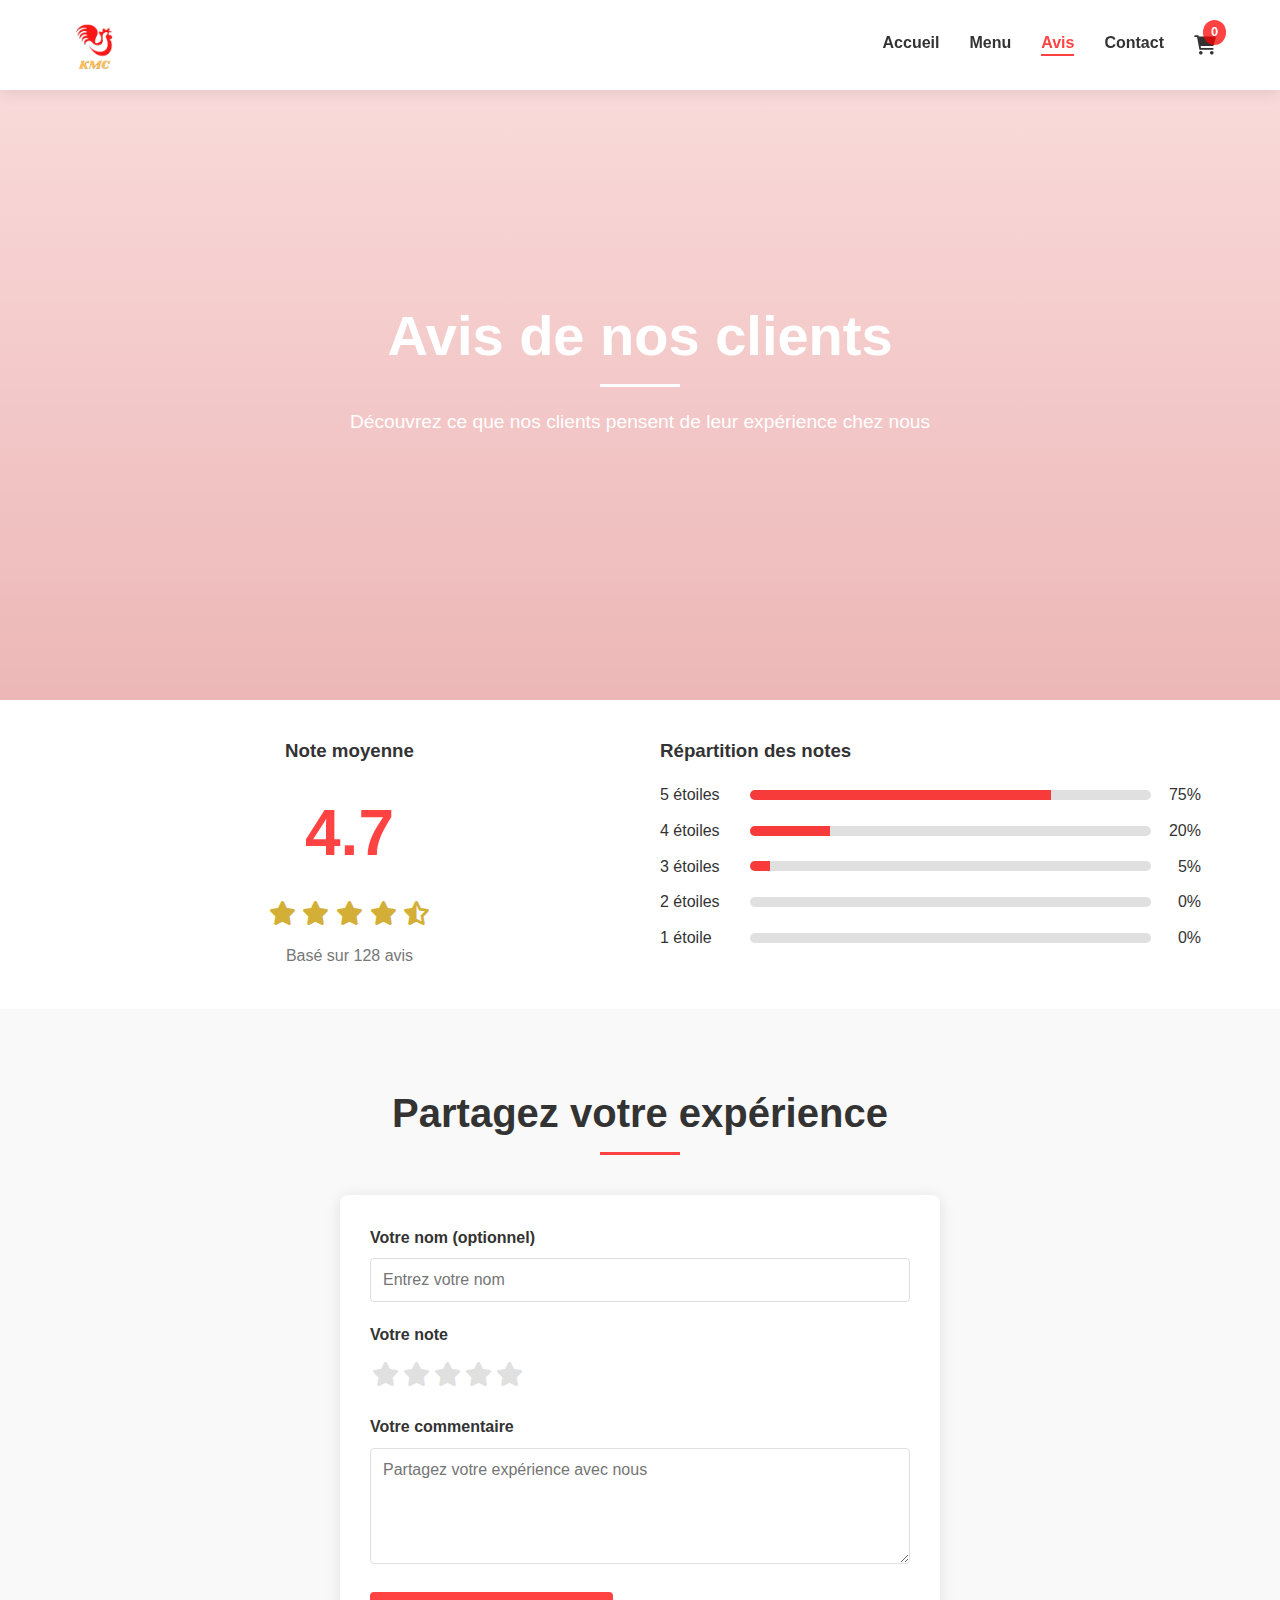
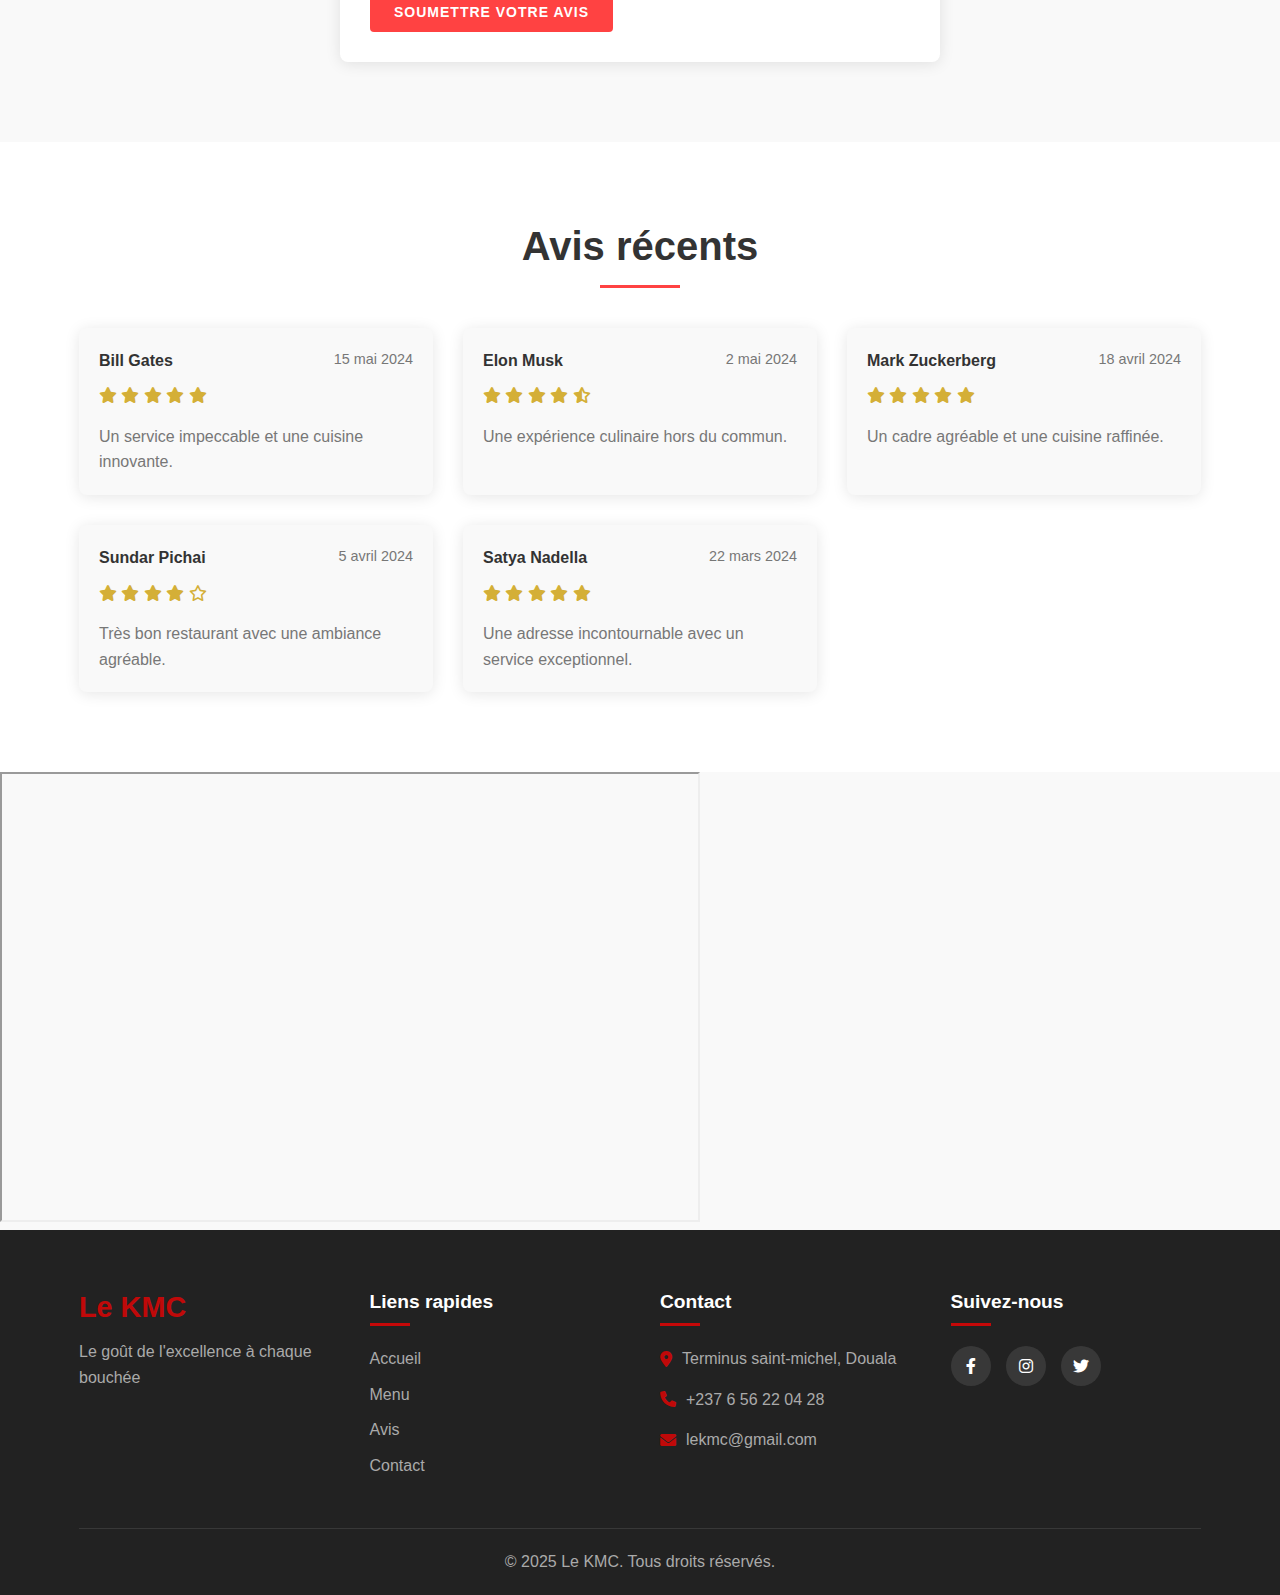
<file: avis.html>
<!DOCTYPE html>
<html lang="fr">
  <head>
    <meta charset="UTF-8" />
    <meta name="viewport" content="width=device-width, initial-scale=1.0" />
    <title>KMC - Avis</title>
    <link rel="stylesheet" href="css/style.css" />
    <link rel="icon" href="images/logo.png" />
    <link
      rel="stylesheet"
      href="https://cdnjs.cloudflare.com/ajax/libs/font-awesome/6.0.0-beta3/css/all.min.css"
    />
  </head>
  <body>
    <header>
      <div class="logo">
        <h1><img src="images/logo.png" alt="" /></h1>
      </div>
      <nav>
        <ul>
          <li><a href="index.html">Accueil</a></li>
          <li><a href="menu.html">Menu</a></li>
          <li><a href="avis.html" class="active">Avis</a></li>
          <li><a href="contact.html">Contact</a></li>
          <li class="cart">
            <a href="authentification/auth.html">
              <i class="fas fa-shopping-cart"></i>
              <span class="cart-count">0</span>
            </a>
          </li>
        </ul>
      </nav>
      <div class="menu-toggle">
        <i class="fas fa-bars"></i>
      </div>
    </header>

    <section class="reviews-hero">
      <div class="reviews-hero-content">
        <h2>Avis de nos clients</h2>
        <p>Découvrez ce que nos clients pensent de leur expérience chez nous</p>
      </div>
    </section>

    <section class="reviews-summary">
      <div class="container">
        <div class="reviews-summary-content">
          <div class="reviews-average">
            <h3>Note moyenne</h3>
            <div class="big-rating">
              <span class="rating-number">4.7</span>
              <div class="rating-stars">
                <i class="fas fa-star"></i>
                <i class="fas fa-star"></i>
                <i class="fas fa-star"></i>
                <i class="fas fa-star"></i>
                <i class="fas fa-star-half-alt"></i>
              </div>
              <span class="rating-count">Basé sur 128 avis</span>
            </div>
          </div>
          <div class="reviews-breakdown">
            <h3>Répartition des notes</h3>
            <div class="rating-bar">
              <div class="rating-label">5 étoiles</div>
              <div class="rating-progress">
                <div class="rating-progress-fill" style="width: 75%"></div>
              </div>
              <div class="rating-percent">75%</div>
            </div>
            <div class="rating-bar">
              <div class="rating-label">4 étoiles</div>
              <div class="rating-progress">
                <div class="rating-progress-fill" style="width: 20%"></div>
              </div>
              <div class="rating-percent">20%</div>
            </div>
            <div class="rating-bar">
              <div class="rating-label">3 étoiles</div>
              <div class="rating-progress">
                <div class="rating-progress-fill" style="width: 5%"></div>
              </div>
              <div class="rating-percent">5%</div>
            </div>
            <div class="rating-bar">
              <div class="rating-label">2 étoiles</div>
              <div class="rating-progress">
                <div class="rating-progress-fill" style="width: 0%"></div>
              </div>
              <div class="rating-percent">0%</div>
            </div>
            <div class="rating-bar">
              <div class="rating-label">1 étoile</div>
              <div class="rating-progress">
                <div class="rating-progress-fill" style="width: 0%"></div>
              </div>
              <div class="rating-percent">0%</div>
            </div>
          </div>
        </div>
      </div>
    </section>

    <section class="reviews-form">
      <div class="container">
        <h2>Partagez votre expérience</h2>
        <form id="review-form" class="review-form">
          <div class="form-group">
            <label for="name">Votre nom (optionnel)</label>
            <input
              type="text"
              id="name"
              name="name"
              placeholder="Entrez votre nom"
            />
          </div>
          <div class="form-group">
            <label for="rating">Votre note</label>
            <div class="rating-select">
              <div class="star-rating">
                <input type="radio" id="star5" name="rating" value="5" />
                <label for="star5"><i class="fas fa-star"></i></label>
                <input type="radio" id="star4" name="rating" value="4" />
                <label for="star4"><i class="fas fa-star"></i></label>
                <input type="radio" id="star3" name="rating" value="3" />
                <label for="star3"><i class="fas fa-star"></i></label>
                <input type="radio" id="star2" name="rating" value="2" />
                <label for="star2"><i class="fas fa-star"></i></label>
                <input type="radio" id="star1" name="rating" value="1" />
                <label for="star1"><i class="fas fa-star"></i></label>
              </div>
            </div>
          </div>
          <div class="form-group">
            <label for="comment">Votre commentaire</label>
            <textarea
              id="comment"
              name="comment"
              rows="5"
              placeholder="Partagez votre expérience avec nous"
            ></textarea>
          </div>
          <button type="submit" class="btn">Soumettre votre avis</button>
        </form>
      </div>
    </section>

    <section class="reviews-list">
      <div class="container">
        <h2>Avis récents</h2>
        <div class="reviews">
          <div class="review-card">
            <div class="review-header">
              <div class="reviewer-name">Bill Gates</div>
              <div class="review-date">15 mai 2024</div>
            </div>
            <div class="review-rating">
              <i class="fas fa-star"></i>
              <i class="fas fa-star"></i>
              <i class="fas fa-star"></i>
              <i class="fas fa-star"></i>
              <i class="fas fa-star"></i>
            </div>
            <div class="review-content">
              <p>Un service impeccable et une cuisine innovante.</p>
            </div>
          </div>

          <div class="review-card">
            <div class="review-header">
              <div class="reviewer-name">Elon Musk</div>
              <div class="review-date">2 mai 2024</div>
            </div>
            <div class="review-rating">
              <i class="fas fa-star"></i>
              <i class="fas fa-star"></i>
              <i class="fas fa-star"></i>
              <i class="fas fa-star"></i>
              <i class="fas fa-star-half-alt"></i>
            </div>
            <div class="review-content">
              <p>Une expérience culinaire hors du commun.</p>
            </div>
          </div>

          <div class="review-card">
            <div class="review-header">
              <div class="reviewer-name">Mark Zuckerberg</div>
              <div class="review-date">18 avril 2024</div>
            </div>
            <div class="review-rating">
              <i class="fas fa-star"></i>
              <i class="fas fa-star"></i>
              <i class="fas fa-star"></i>
              <i class="fas fa-star"></i>
              <i class="fas fa-star"></i>
            </div>
            <div class="review-content">
              <p>Un cadre agréable et une cuisine raffinée.</p>
            </div>
          </div>

          <div class="review-card">
            <div class="review-header">
              <div class="reviewer-name">Sundar Pichai</div>
              <div class="review-date">5 avril 2024</div>
            </div>
            <div class="review-rating">
              <i class="fas fa-star"></i>
              <i class="fas fa-star"></i>
              <i class="fas fa-star"></i>
              <i class="fas fa-star"></i>
              <i class="far fa-star"></i>
            </div>
            <div class="review-content">
              <p>Très bon restaurant avec une ambiance agréable.</p>
            </div>
          </div>

          <div class="review-card">
            <div class="review-header">
              <div class="reviewer-name">Satya Nadella</div>
              <div class="review-date">22 mars 2024</div>
            </div>
            <div class="review-rating">
              <i class="fas fa-star"></i>
              <i class="fas fa-star"></i>
              <i class="fas fa-star"></i>
              <i class="fas fa-star"></i>
              <i class="fas fa-star"></i>
            </div>
            <div class="review-content">
              <p>Une adresse incontournable avec un service exceptionnel.</p>
            </div>
          </div>
        </div>
      </div>
    </section>
    <iframe src="https://gamma.app/embed/89d6q2uqmc0r60w" style="width: 700px; max-width: 100%; height: 450px" allow="fullscreen" title="KMC - Digitalisation d'un Restaurant"></iframe>

    <footer>
      <div class="container">
        <div class="footer-content">
          <div class="footer-logo">
            <h2>Le KMC</h2>
            <p>Le goût de l'excellence à chaque bouchée</p>
          </div>
          <div class="footer-links">
            <h3>Liens rapides</h3>
            <ul>
              <li><a href="index.html">Accueil</a></li>
              <li><a href="menu.html">Menu</a></li>
              <li><a href="avis.html">Avis</a></li>
              <li><a href="contact.html">Contact</a></li>
            </ul>
          </div>
          <div class="footer-contact">
            <h3>Contact</h3>
            <p>
              <i class="fas fa-map-marker-alt"></i> Terminus saint-michel,
              Douala
            </p>
            <p><i class="fas fa-phone"></i> +237 6 56 22 04 28</p>
            <p><i class="fas fa-envelope"></i> lekmc@gmail.com</p>
          </div>
          <div class="footer-social">
            <h3>Suivez-nous</h3>
            <div class="social-icons">
              <a href="#"><i class="fab fa-facebook-f"></i></a>
              <a href="#"><i class="fab fa-instagram"></i></a>
              <a href="#"><i class="fab fa-twitter"></i></a>
            </div>
          </div>
        </div>
        <div class="footer-bottom">
          <p>&copy; 2025 Le KMC. Tous droits réservés.</p>
        </div>
      </div>
    </footer>

    <script>
      document
        .querySelector(".menu-toggle")
        .addEventListener("click", function () {
          document.querySelector("nav ul").classList.toggle("active");
        });
    </script>
  </body>
</html>


<!-- 

  // Menu navigation active state
// const menuNavBtns = document.querySelectorAll(".menu-nav-btn");
// menuNavBtns.forEach((btn) => {
//   btn.addEventListener("click", function () {
//     menuNavBtns.forEach((b) => b.classList.remove("active"));
//     this.classList.add("active");
//   });
// });

// // Smooth scrolling for menu navigation
// document.querySelectorAll('a[href^="#"]').forEach((anchor) => {
//   anchor.addEventListener("click", function (e) {
//     e.preventDefault();
//     document.querySelector(this.getAttribute("href")).scrollIntoView({
//       behavior: "smooth",
//     });
//   });
// });
-->
</file>
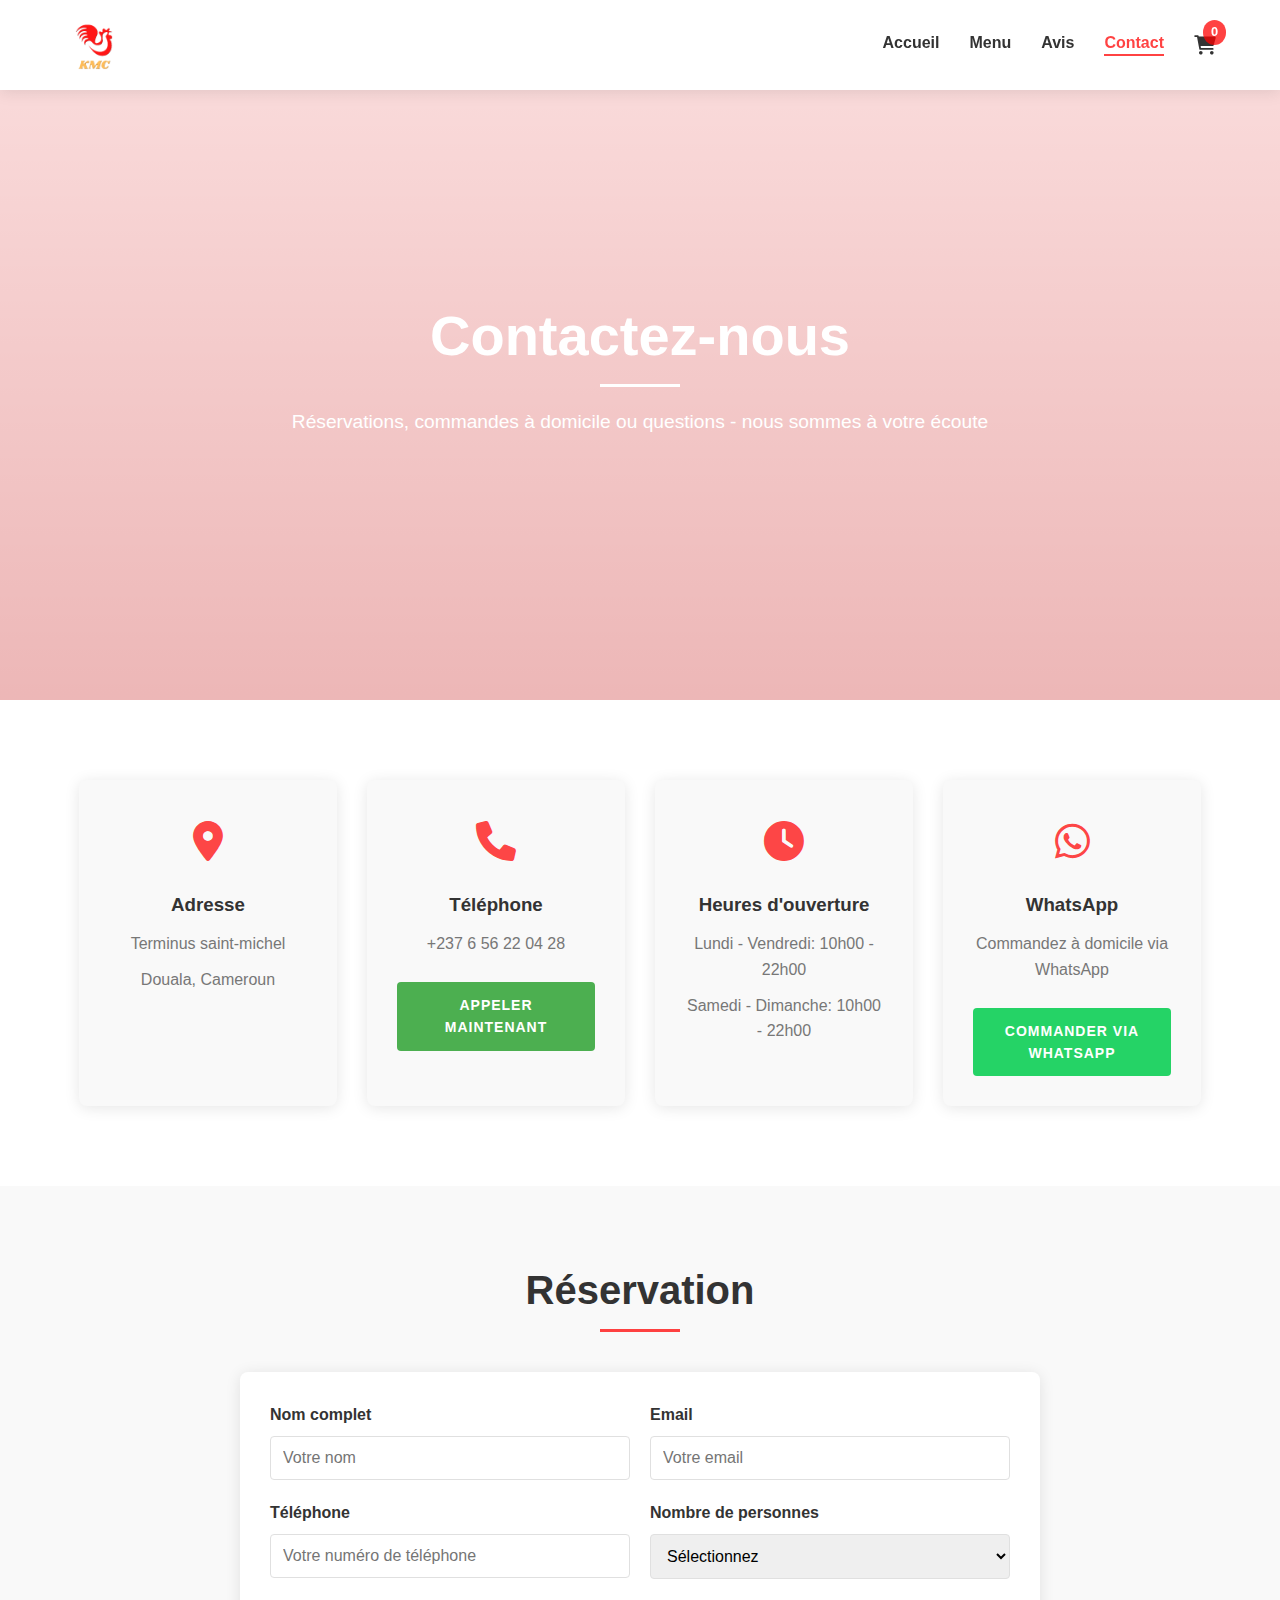
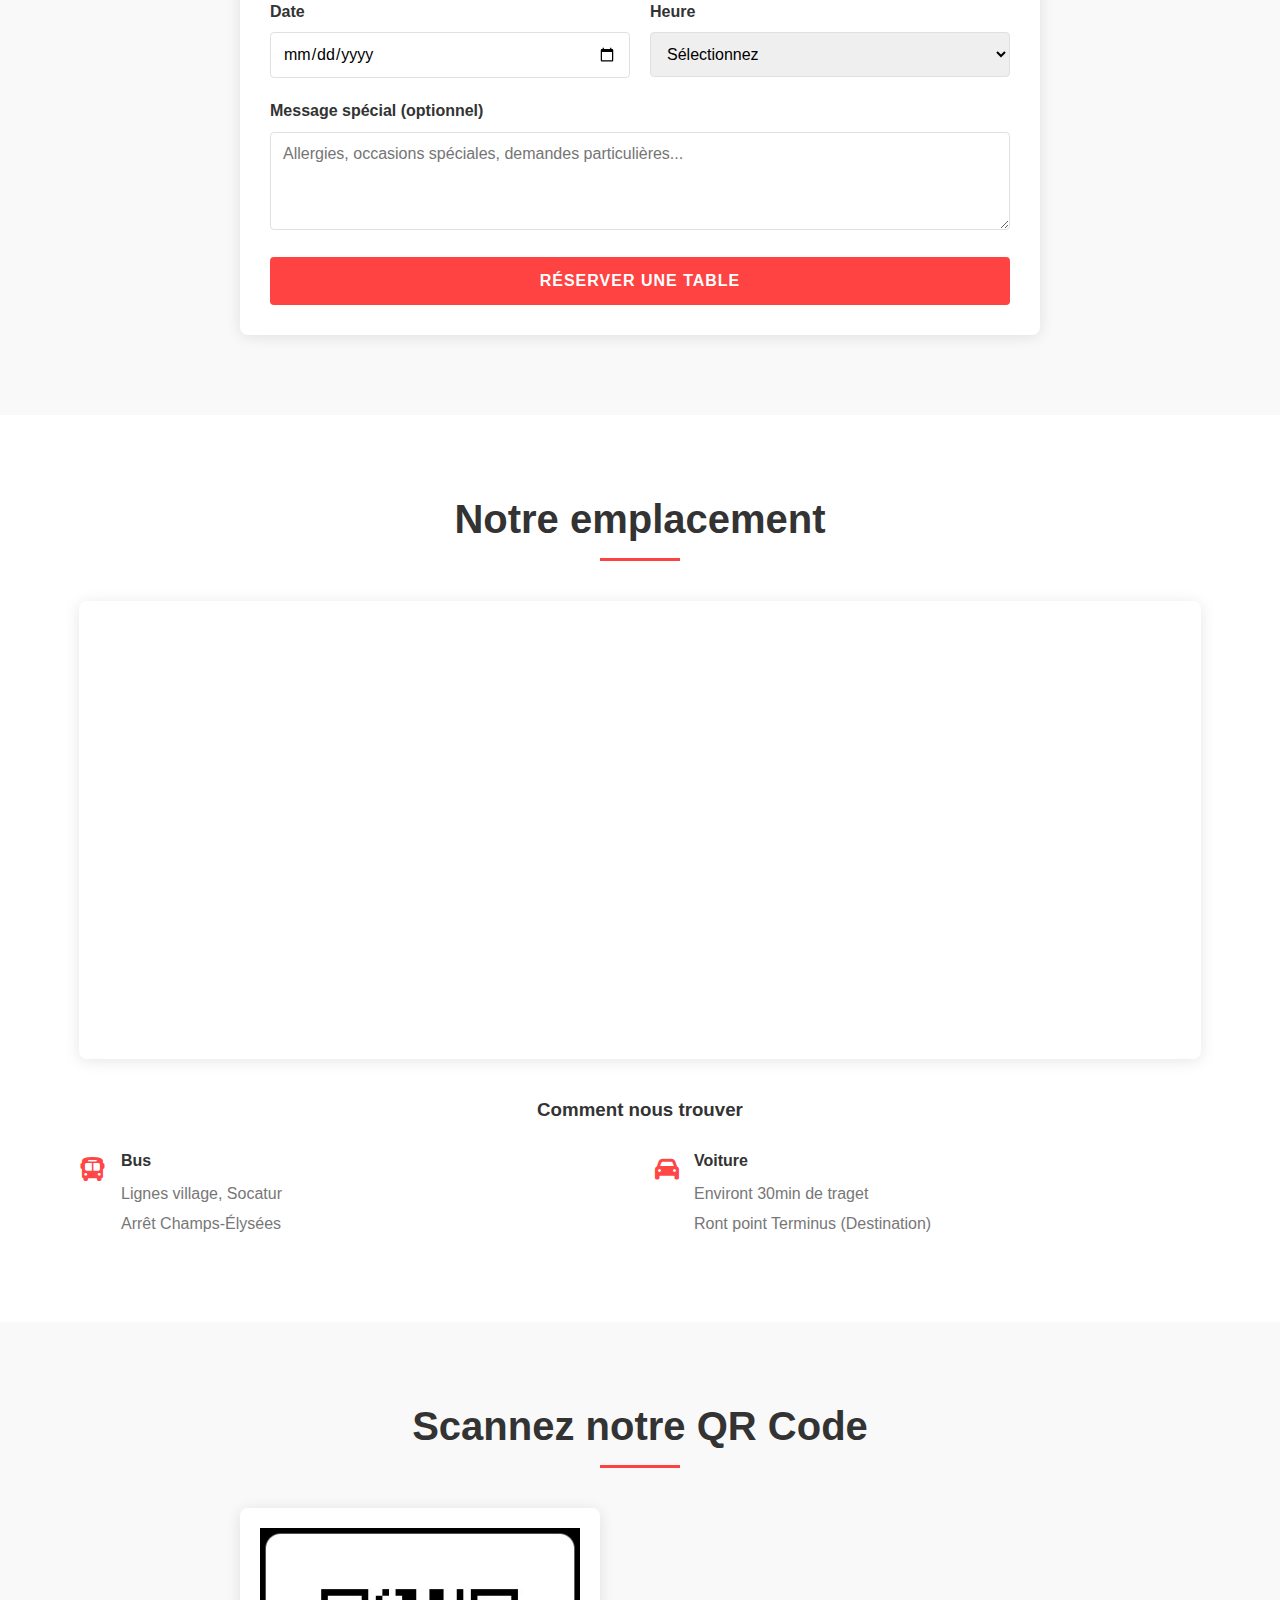
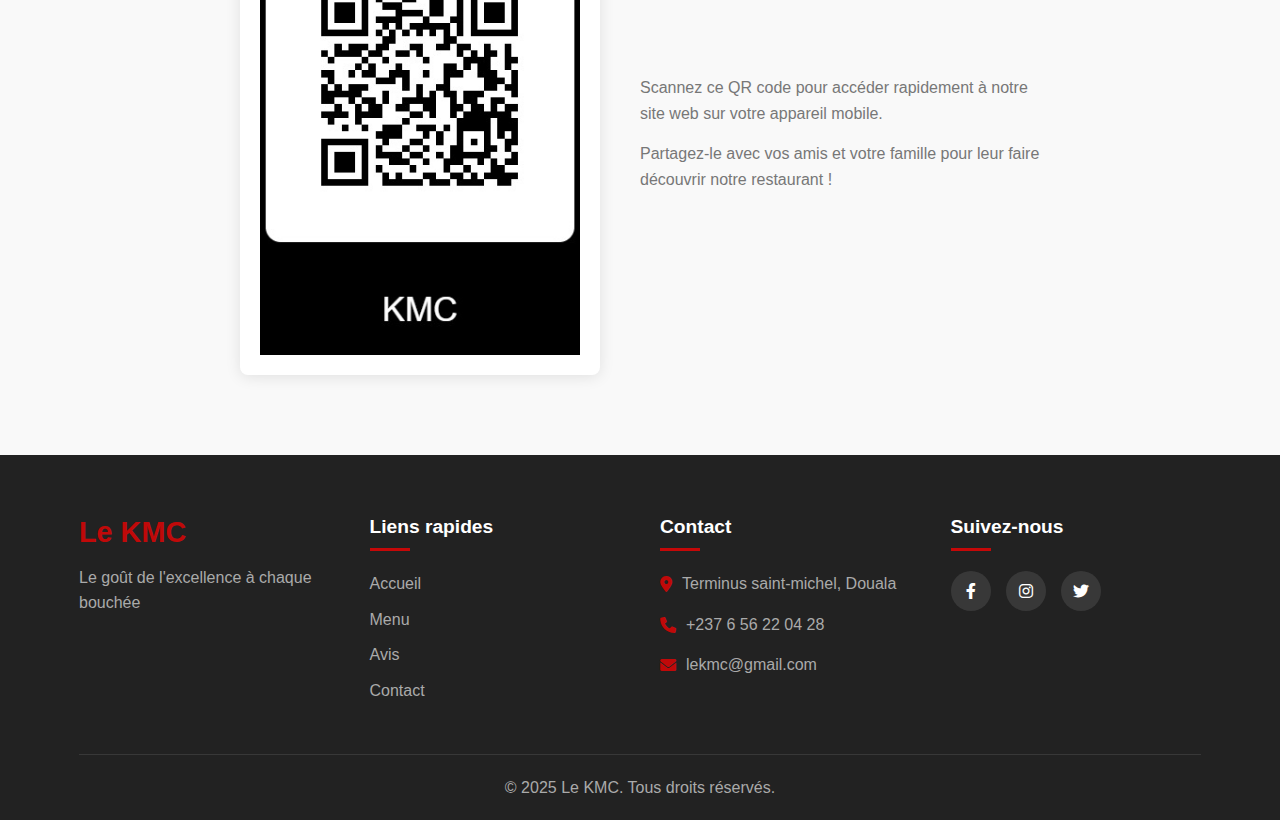
<file: contact.html>
<!DOCTYPE html>
<html lang="fr">
  <head>
    <meta charset="UTF-8" />
    <meta name="viewport" content="width=device-width, initial-scale=1.0" />
    <link rel="icon" href="images/logo.png" />
    <title>KMC - Contact</title>
    <link rel="stylesheet" href="css/style.css" />
    <link
      rel="stylesheet"
      href="https://cdnjs.cloudflare.com/ajax/libs/font-awesome/6.0.0-beta3/css/all.min.css"
    />
  </head>
  <body>
    <header>
      <div class="logo">
        <h1><img src="images/logo.png" alt="" /></h1>
      </div>
      <nav>
        <ul>
          <li><a href="index.html">Accueil</a></li>
          <li><a href="menu.html">Menu</a></li>
          <li><a href="avis.html">Avis</a></li>
          <li><a href="contact.html" class="active">Contact</a></li>
          <li class="cart">
            <a href="authentification/auth.html">
              <i class="fas fa-shopping-cart"></i>
              <span class="cart-count">0</span>
            </a>
          </li>
        </ul>
      </nav>
      <div class="menu-toggle">
        <i class="fas fa-bars"></i>
      </div>
    </header>

    <section class="contact-hero">
      <div class="contact-hero-content">
        <h2>Contactez-nous</h2>
        <p>
          Réservations, commandes à domicile ou questions - nous sommes à votre
          écoute
        </p>
      </div>
    </section>

    <section class="contact-info">
      <div class="container">
        <div class="contact-cards">
          <div class="contact-card">
            <div class="contact-icon">
              <i class="fas fa-map-marker-alt"></i>
            </div>
            <h3>Adresse</h3>
            <p>Terminus saint-michel</p>
            <p>Douala, Cameroun</p>
          </div>

          <div class="contact-card">
            <div class="contact-icon">
              <i class="fas fa-phone"></i>
            </div>
            <h3>Téléphone</h3>
            <p>+237 6 56 22 04 28</p>
            <a href="tel:+237656220428" class="btn btn-call"
              >Appeler maintenant</a
            >
          </div>

          <div class="contact-card">
            <div class="contact-icon">
              <i class="fas fa-clock"></i>
            </div>
            <h3>Heures d'ouverture</h3>
            <p>Lundi - Vendredi: 10h00 - 22h00</p>
            <p>Samedi - Dimanche: 10h00 - 22h00</p>
          </div>

          <div class="contact-card">
            <div class="contact-icon">
              <i class="fab fa-whatsapp"></i>
            </div>
            <h3>WhatsApp</h3>
            <p>Commandez à domicile via WhatsApp</p>
            <a
              href="https://wa.me/33123456789?text=Bonjour,%20je%20souhaite%20passer%20une%20commande"
              class="btn btn-whatsapp"
              >Commander via WhatsApp</a
            >
          </div>
        </div>
      </div>
    </section>

    <section class="reservation">
      <div class="container">
        <h2>Réservation</h2>
        <form id="reservation-form" class="reservation-form">
          <div class="form-row">
            <div class="form-group">
              <label for="name">Nom complet</label>
              <input
                type="text"
                id="name"
                name="name"
                required
                placeholder="Votre nom"
              />
            </div>
            <div class="form-group">
              <label for="email">Email</label>
              <input
                type="email"
                id="email"
                name="email"
                required
                placeholder="Votre email"
              />
            </div>
          </div>
          <div class="form-row">
            <div class="form-group">
              <label for="phone">Téléphone</label>
              <input
                type="tel"
                id="phone"
                name="phone"
                required
                placeholder="Votre numéro de téléphone"
              />
            </div>
            <div class="form-group">
              <label for="guests">Nombre de personnes</label>
              <select id="guests" name="guests" required>
                <option value="">Sélectionnez</option>
                <option value="1">1 personne</option>
                <option value="2">2 personnes</option>
                <option value="3">3 personnes</option>
                <option value="4">4 personnes</option>
                <option value="5">5 personnes</option>
                <option value="6">6 personnes</option>
                <option value="7+">7 personnes ou plus</option>
              </select>
            </div>
          </div>
          <div class="form-row">
            <div class="form-group">
              <label for="date">Date</label>
              <input type="date" id="date" name="date" required />
            </div>
            <div class="form-group">
              <label for="time">Heure</label>
              <select id="time" name="time" required>
                <option value="">Sélectionnez</option>
                <option value="12:00">10:00</option>
                <option value="12:00">10:30</option>
                <option value="12:00">11:00</option>
                <option value="12:00">11:30</option>
                <option value="12:00">12:00</option>
                <option value="12:30">12:30</option>
                <option value="13:00">13:00</option>
                <option value="13:30">13:30</option>
                <option value="14:00">14:00</option>
                <option value="14:00">14:30</option>
                <option value="14:00">15:00</option>
                <option value="14:00">15:30</option>
                <option value="14:00">16:00</option>
                <option value="14:00">16:30</option>
                <option value="14:00">17:00</option>
                <option value="14:00">17:30</option>
                <option value="14:00">18:00</option>
                <option value="14:00">18:30</option>
                <option value="19:00">19:00</option>
                <option value="19:30">19:30</option>
                <option value="20:00">20:00</option>
                <option value="20:30">20:30</option>
                <option value="21:00">21:00</option>
                <option value="21:30">21:30</option>
                <option value="22:00">22:00</option>
              </select>
            </div>
          </div>
          <div class="form-group">
            <label for="message">Message spécial (optionnel)</label>
            <textarea
              id="message"
              name="message"
              rows="4"
              placeholder="Allergies, occasions spéciales, demandes particulières..."
            ></textarea>
          </div>
          <button type="submit" class="btn btn-reservation">
            Réserver une table
          </button>
        </form>
      </div>
    </section>

    <section class="location-map">
      <div class="container">
        <h2>Notre emplacement</h2>
        <div class="map-container">
          <iframe
            src="https://www.google.com/maps/embed?pb=!1m18!1m12!1m3!1d3979.9174277575194!2d9.722552574734724!3d4.0372727959364605!2m3!1f0!2f0!3f0!3m2!1i1024!2i768!4f13.1!3m3!1m2!1s0x10610d0045a77329%3A0x7e3c4325776a7994!2sKMC%20TERMINUS%20SAINT-MICHEL!5e0!3m2!1sfr!2scm!4v1742172702482!5m2!1sfr!2scm"
            width="100%"
            height="450"
            style="border: 0"
            allowfullscreen=""
            loading="lazy"
          ></iframe>
        </div>
        <div class="directions">
          <h3>Comment nous trouver</h3>
          <div class="directions-content">
            <div class="direction-item">
              <div class="direction-icon">
                <i class="fas fa-bus"></i>
              </div>
              <div class="direction-text">
                <h4>Bus</h4>
                <p>Lignes village, Socatur</p>
                <p>Arrêt Champs-Élysées</p>
              </div>
            </div>
            <div class="direction-item">
              <div class="direction-icon">
                <i class="fas fa-car"></i>
              </div>
              <div class="direction-text">
                <h4>Voiture</h4>
                <p>Environt 30min de traget</p>
                <p>Ront point Terminus (Destination)</p>
              </div>
            </div>
          </div>
        </div>
      </div>
    </section>

    <section class="qr-code">
      <div class="container">
        <h2>Scannez notre QR Code</h2>
        <div class="qr-content">
          <div class="qr-image">
            <img
              src="images/qrcode.jpg"
              alt="QR Code du restaurant"
            />
          </div>
          <div class="qr-text">
            <p>
              Scannez ce QR code pour accéder rapidement à notre site web sur
              votre appareil mobile.
            </p>
            <p>
              Partagez-le avec vos amis et votre famille pour leur faire
              découvrir notre restaurant !
            </p>
          </div>
        </div>
      </div>
    </section>

    <footer>
      <div class="container">
        <div class="footer-content">
          <div class="footer-logo">
            <h2>Le KMC</h2>
            <p>Le goût de l'excellence à chaque bouchée</p>
          </div>
          <div class="footer-links">
            <h3>Liens rapides</h3>
            <ul>
              <li><a href="index.html">Accueil</a></li>
              <li><a href="menu.html">Menu</a></li>
              <li><a href="avis.html">Avis</a></li>
              <li><a href="contact.html">Contact</a></li>
            </ul>
          </div>
          <div class="footer-contact">
            <h3>Contact</h3>
            <p>
              <i class="fas fa-map-marker-alt"></i> Terminus saint-michel,
              Douala
            </p>
            <p><i class="fas fa-phone"></i> +237 6 56 22 04 28</p>
            <p><i class="fas fa-envelope"></i> lekmc@gmail.com</p>
          </div>
          <div class="footer-social">
            <h3>Suivez-nous</h3>
            <div class="social-icons">
              <a href="#"><i class="fab fa-facebook-f"></i></a>
              <a href="#"><i class="fab fa-instagram"></i></a>
              <a href="#"><i class="fab fa-twitter"></i></a>
            </div>
          </div>
        </div>
        <div class="footer-bottom">
          <p>&copy; 2025 Le KMC. Tous droits réservés.</p>
        </div>
      </div>
    </footer>

    <script>
      // Simple JavaScript for mobile menu toggle
      document
        .querySelector(".menu-toggle")
        .addEventListener("click", function () {
          document.querySelector("nav ul").classList.toggle("active");
        });

      // Reservation form submission
      document
        .getElementById("reservation-form")
        .addEventListener("submit", function (e) {
          e.preventDefault();

          // Get form values
          const name = document.getElementById("name").value;
          const email = document.getElementById("email").value;
          const phone = document.getElementById("phone").value;
          const guests = document.getElementById("guests").value;
          const date = document.getElementById("date").value;
          const time = document.getElementById("time").value;

          // Simple validation
          if (!name || !email || !phone || !guests || !date || !time) {
            alert("Veuillez remplir tous les champs obligatoires");
            return;
          }

          // Show confirmation
          alert(
            `Merci ${name} ! Votre réservation pour ${guests} personne(s) le ${date} à ${time} a été reçue. Nous vous contacterons bientôt pour confirmer.`
          );

          // Reset form
          document.getElementById("reservation-form").reset();
        });
    </script>
  </body>
</html>
</file>
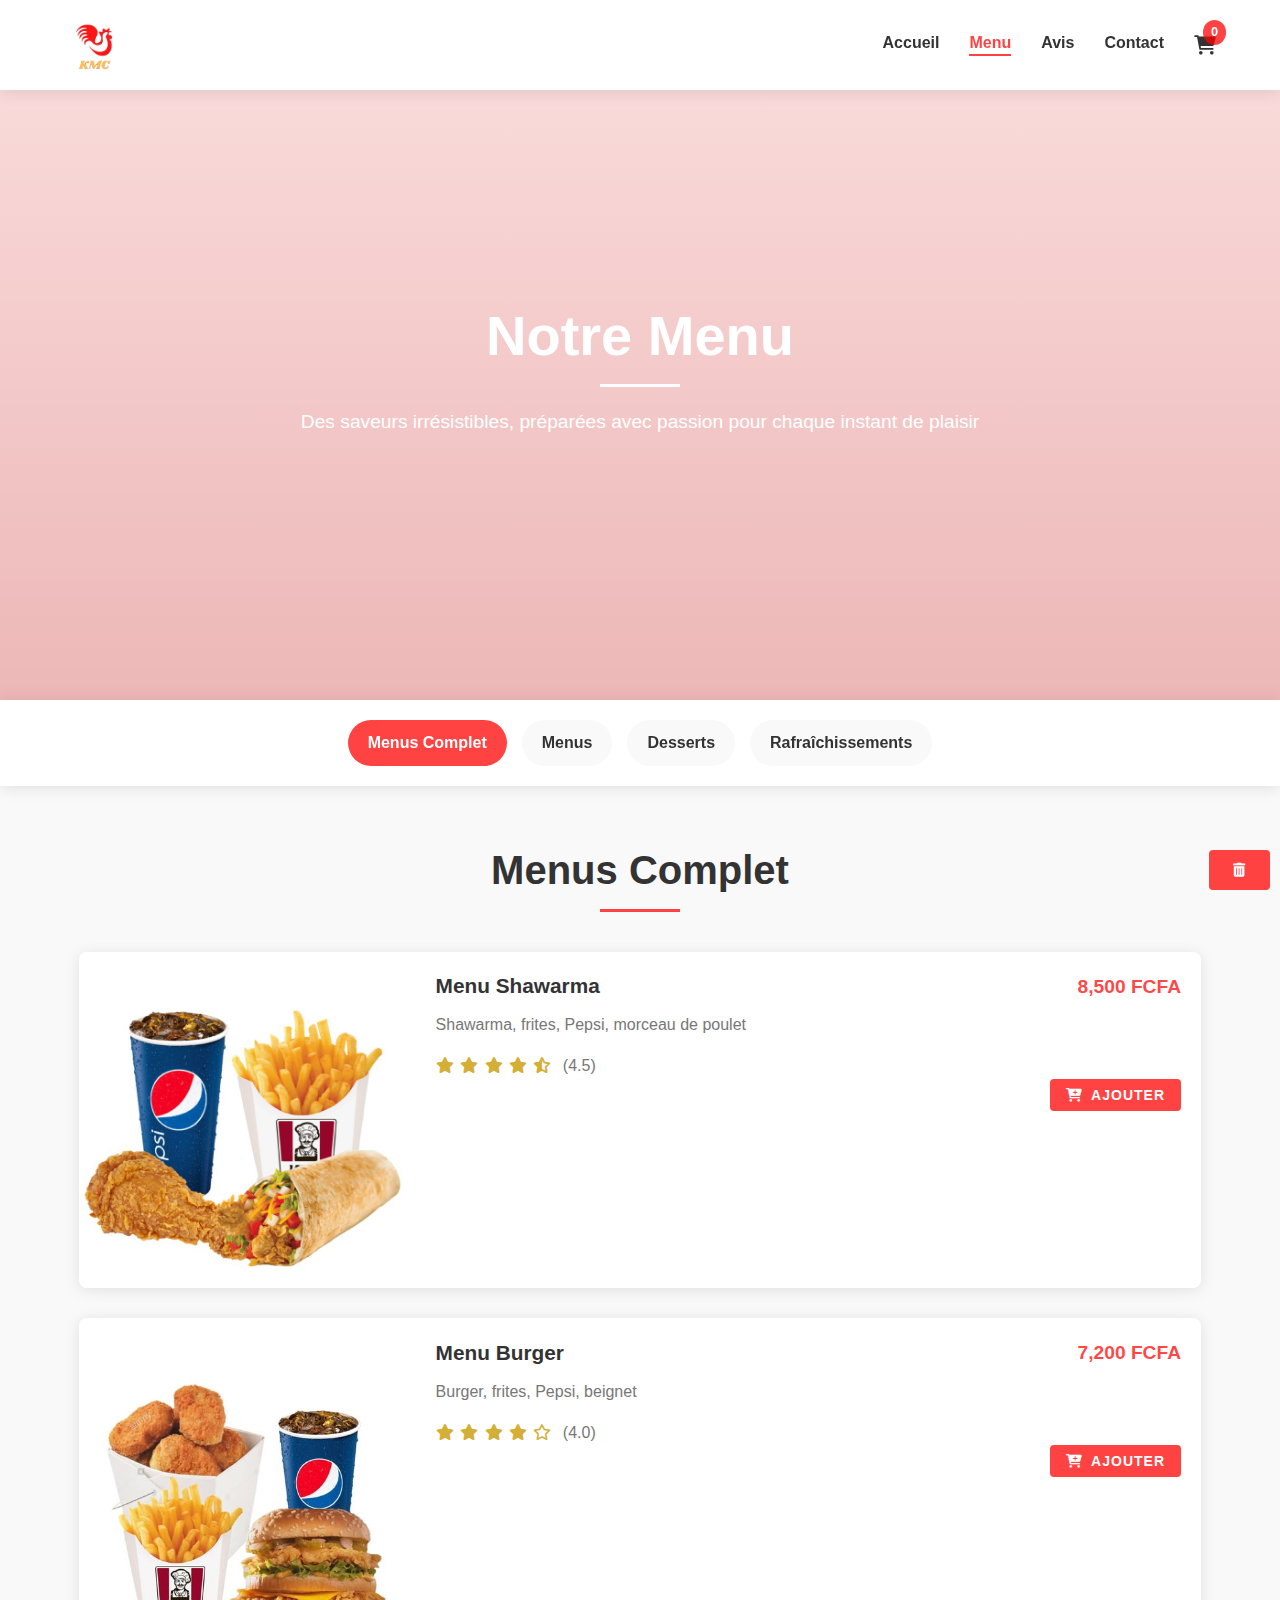
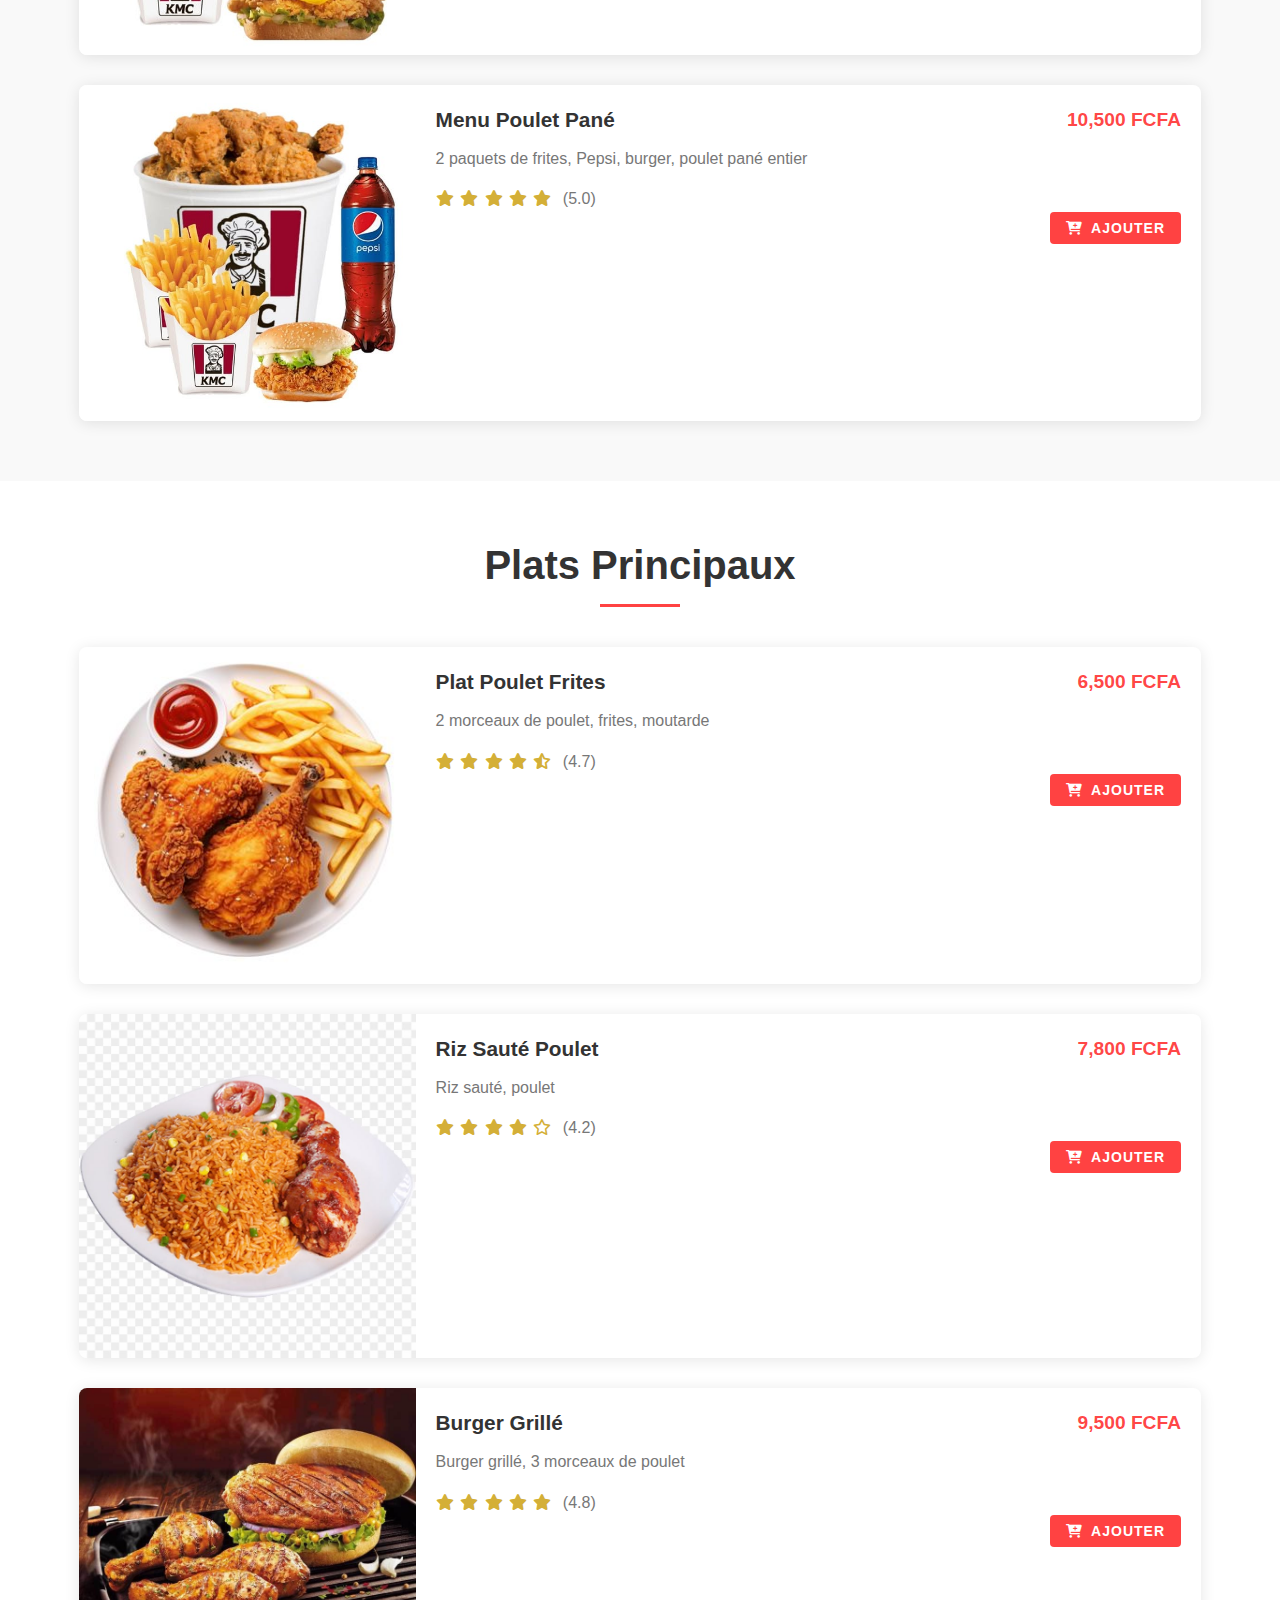
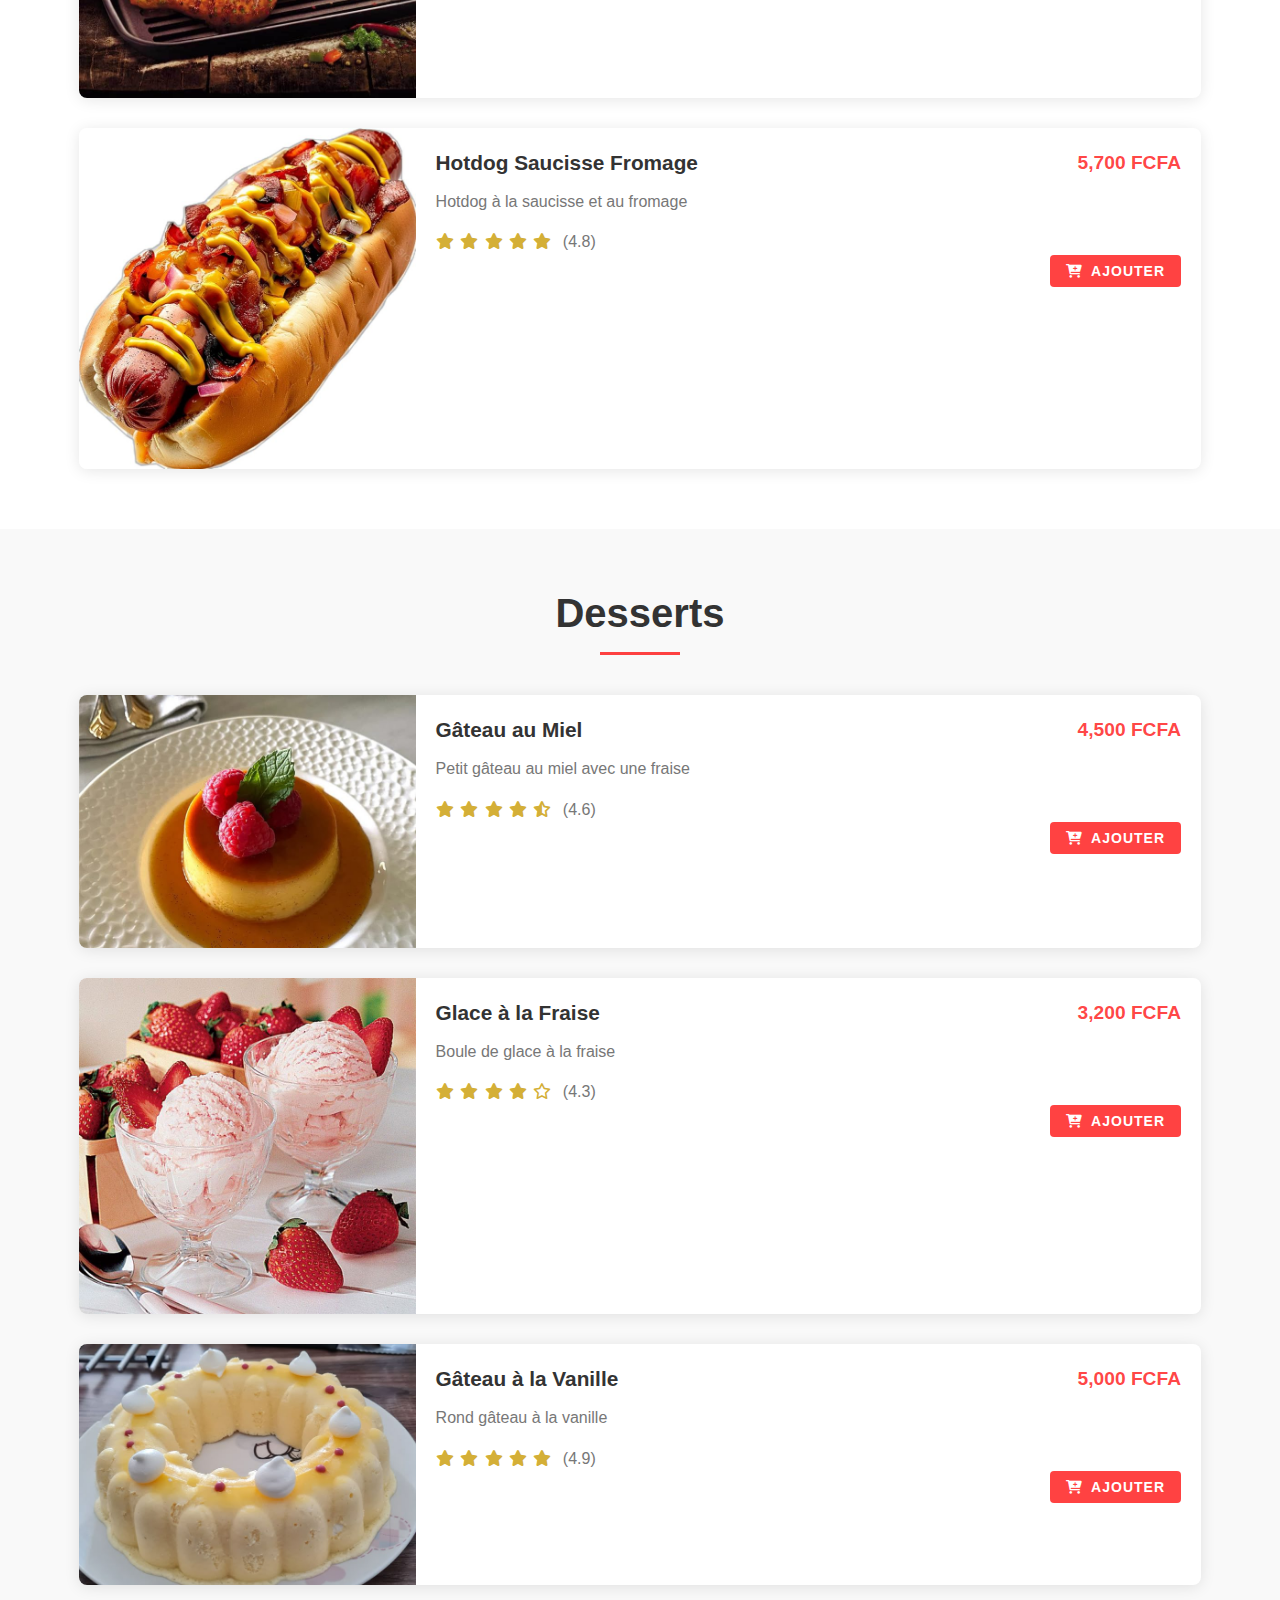
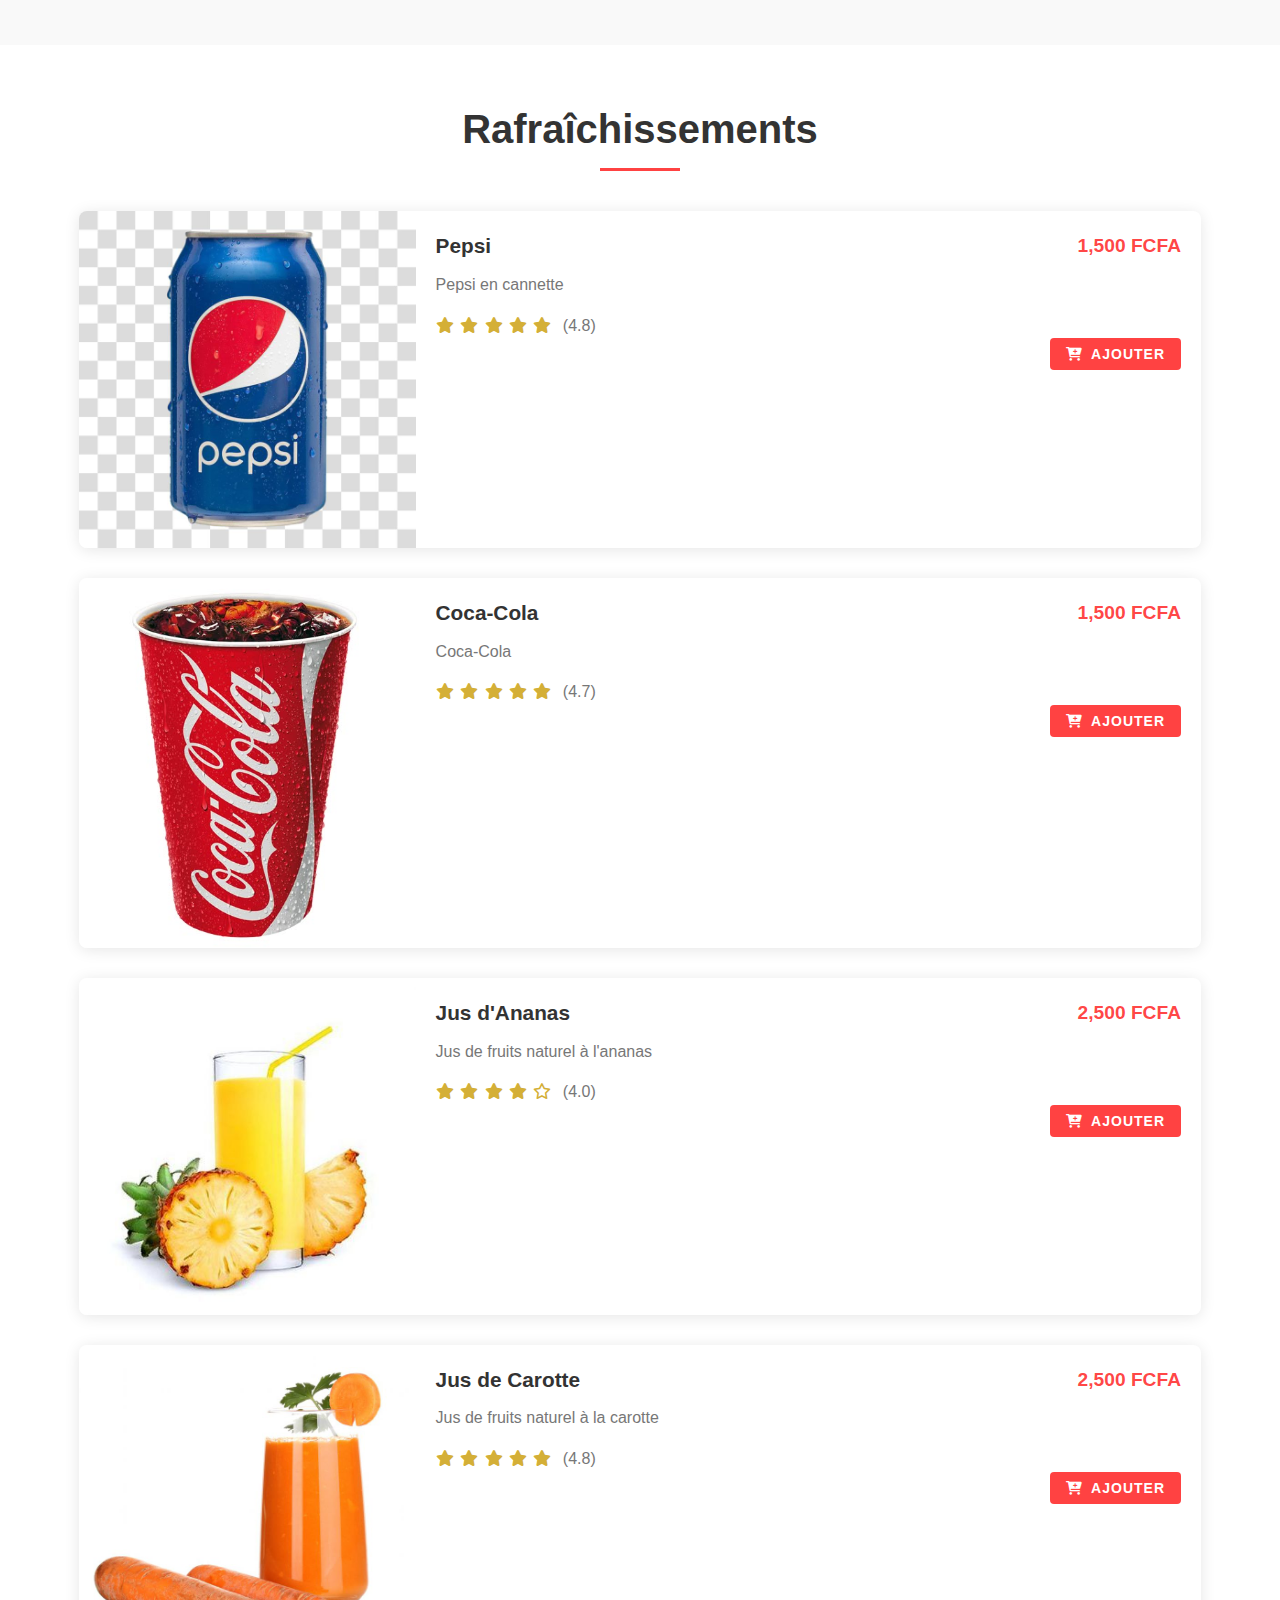
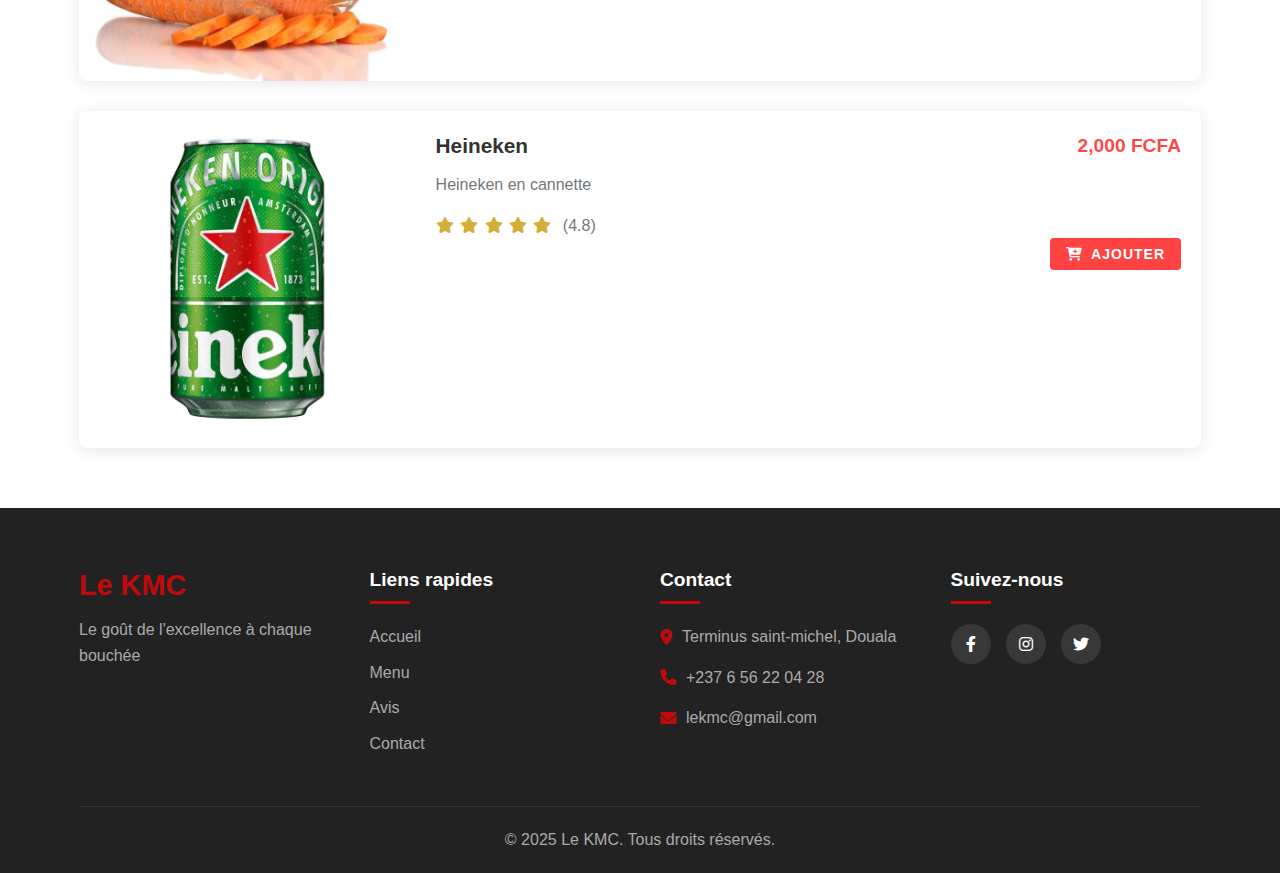
<file: menu.html>
<!DOCTYPE html>
<html lang="fr">
  <head>
    <meta charset="UTF-8" />
    <meta name="viewport" content="width=device-width, initial-scale=1.0" />
    <title>KMC - Menu</title>
    <link rel="icon" href="images/logo.png" />
    <link rel="stylesheet" href="css/style.css" />
    <link
      rel="stylesheet"
      href="https://cdnjs.cloudflare.com/ajax/libs/font-awesome/6.0.0-beta3/css/all.min.css"
    />
  </head>
  <body>
    <header>
      <div class="logo">
        <h1><img src="images/logo.png" alt="" /></h1>
      </div>
      <nav>
        <ul>
          <li><a href="index.html">Accueil</a></li>
          <li><a href="menu.html" class="active">Menu</a></li>
          <li><a href="avis.html">Avis</a></li>
          <li><a href="contact.html">Contact</a></li>
          <li class="cart">
            <a href="authentification/auth.html">
              <i class="fas fa-shopping-cart"></i>
              <span class="cart-count">0</span>
            </a>
          </li>
        </ul>
      </nav>
      <div class="menu-toggle">
        <i class="fas fa-bars"></i>
      </div>
    </header>

    <section class="menu-hero">
      <div class="menu-hero-content">
        <h2>Notre Menu</h2>
        <p>
          Des saveurs irrésistibles, préparées avec passion pour chaque instant
          de plaisir
        </p>
      </div>
    </section>

    <section class="menu-navigation">
      <div class="container">
        <div class="menu-nav-buttons">
          <a href="#entrees" class="menu-nav-btn active">Menus Complet</a>
          <a href="#plats" class="menu-nav-btn">Menus</a>
          <a href="#desserts" class="menu-nav-btn">Desserts</a>
          <a href="#boissons" class="menu-nav-btn">Rafraîchissements</a>
        </div>
      </div>
    </section>

    <section id="entrees" class="menu-section">
      <div class="container">
        <h2>Menus Complet</h2>
        <div class="menu-items">
          <div class="menu-item">
            <div class="menu-item-image">
              <img
                src="images/2890e28ab85c8a087fefe6f866ae437d.jpg"
                alt="Menu Frit, Pepsi, Shawarma, Poulet"
              />
            </div>
            <div class="menu-item-info">
              <div class="menu-item-header">
                <h3>Menu Shawarma</h3>
                <div class="menu-item-price">8,500 FCFA</div>
              </div>
              <div class="menu-item-description">
                <p>Shawarma, frites, Pepsi, morceau de poulet</p>
              </div>
              <div class="menu-item-rating">
                <i class="fas fa-star"></i>
                <i class="fas fa-star"></i>
                <i class="fas fa-star"></i>
                <i class="fas fa-star"></i>
                <i class="fas fa-star-half-alt"></i>
                <span>(4.5)</span>
              </div>
              <button class="btn-add-to-cart">
                <i class="fas fa-cart-plus"></i> Ajouter
              </button>
            </div>
          </div>

          <div class="menu-item">
            <div class="menu-item-image">
              <img
                src="images/132704764_181430000366152_314263612678234615_n.jpg"
                alt="Menu Frit, Pepsi, Burger, Beignet"
              />
            </div>
            <div class="menu-item-info">
              <div class="menu-item-header">
                <h3>Menu Burger</h3>
                <div class="menu-item-price">7,200 FCFA</div>
              </div>
              <div class="menu-item-description">
                <p>Burger, frites, Pepsi, beignet</p>
              </div>
              <div class="menu-item-rating">
                <i class="fas fa-star"></i>
                <i class="fas fa-star"></i>
                <i class="fas fa-star"></i>
                <i class="fas fa-star"></i>
                <i class="far fa-star"></i>
                <span>(4.0)</span>
              </div>
              <button class="btn-add-to-cart">
                <i class="fas fa-cart-plus"></i> Ajouter
              </button>
            </div>
          </div>

          <div class="menu-item">
            <div class="menu-item-image">
              <img
                src="images/133901135_183728390136313_7242332497085532804_n.jpg"
                alt="Menu 2 Paquets Frit, Pepsi, Burger, Poulet Pané"
              />
            </div>
            <div class="menu-item-info">
              <div class="menu-item-header">
                <h3>Menu Poulet Pané</h3>
                <div class="menu-item-price">10,500 FCFA</div>
              </div>
              <div class="menu-item-description">
                <p>2 paquets de frites, Pepsi, burger, poulet pané entier</p>
              </div>
              <div class="menu-item-rating">
                <i class="fas fa-star"></i>
                <i class="fas fa-star"></i>
                <i class="fas fa-star"></i>
                <i class="fas fa-star"></i>
                <i class="fas fa-star"></i>
                <span>(5.0)</span>
              </div>
              <button class="btn-add-to-cart">
                <i class="fas fa-cart-plus"></i> Ajouter
              </button>
            </div>
          </div>
        </div>
      </div>
    </section>

    <section id="plats" class="menu-section">
      <div class="container">
        <h2>Plats Principaux</h2>
        <div class="menu-items">
          <div class="menu-item">
            <div class="menu-item-image">
              <img
                src="images/82e3a6d5625255a2fa334cd88d8bffcb.jpg"
                alt="Poulet, Frites, Moutarde"
              />
            </div>
            <div class="menu-item-info">
              <div class="menu-item-header">
                <h3>Plat Poulet Frites</h3>
                <div class="menu-item-price">6,500 FCFA</div>
              </div>
              <div class="menu-item-description">
                <p>2 morceaux de poulet, frites, moutarde</p>
              </div>
              <div class="menu-item-rating">
                <i class="fas fa-star"></i>
                <i class="fas fa-star"></i>
                <i class="fas fa-star"></i>
                <i class="fas fa-star"></i>
                <i class="fas fa-star-half-alt"></i>
                <span>(4.7)</span>
              </div>
              <button class="btn-add-to-cart">
                <i class="fas fa-cart-plus"></i> Ajouter
              </button>
            </div>
          </div>

          <div class="menu-item">
            <div class="menu-item-image">
              <img
                src="images/Fried Chicken With Rice Png PNG Transparent With Clear Background ID 120363 _ TopPNG.jpg"
                alt="Riz Sauté, Poulet"
              />
            </div>
            <div class="menu-item-info">
              <div class="menu-item-header">
                <h3>Riz Sauté Poulet</h3>
                <div class="menu-item-price">7,800 FCFA</div>
              </div>
              <div class="menu-item-description">
                <p>Riz sauté, poulet</p>
              </div>
              <div class="menu-item-rating">
                <i class="fas fa-star"></i>
                <i class="fas fa-star"></i>
                <i class="fas fa-star"></i>
                <i class="fas fa-star"></i>
                <i class="far fa-star"></i>
                <span>(4.2)</span>
              </div>
              <button class="btn-add-to-cart">
                <i class="fas fa-cart-plus"></i> Ajouter
              </button>
            </div>
          </div>

          <div class="menu-item">
            <div class="menu-item-image">
              <img
                src="images/Get These New Smoky, Grilled Treats At KFC Outlets Across India - HungryForever Food Blog.jpg"
                alt="Burger Grillé, 3 Morceaux de Poulet"
              />
            </div>
            <div class="menu-item-info">
              <div class="menu-item-header">
                <h3>Burger Grillé</h3>
                <div class="menu-item-price">9,500 FCFA</div>
              </div>
              <div class="menu-item-description">
                <p>Burger grillé, 3 morceaux de poulet</p>
              </div>
              <div class="menu-item-rating">
                <i class="fas fa-star"></i>
                <i class="fas fa-star"></i>
                <i class="fas fa-star"></i>
                <i class="fas fa-star"></i>
                <i class="fas fa-star"></i>
                <span>(4.8)</span>
              </div>
              <button class="btn-add-to-cart">
                <i class="fas fa-cart-plus"></i> Ajouter
              </button>
            </div>
          </div>

          <div class="menu-item">
            <div class="menu-item-image">
              <img
                src="images/Elemento 3D Comidas Lanches PNG Transparente.jpg"
                alt="Hotdog Saucisse Fromage"
              />
            </div>
            <div class="menu-item-info">
              <div class="menu-item-header">
                <h3>Hotdog Saucisse Fromage</h3>
                <div class="menu-item-price">5,700 FCFA</div>
              </div>
              <div class="menu-item-description">
                <p>Hotdog à la saucisse et au fromage</p>
              </div>
              <div class="menu-item-rating">
                <i class="fas fa-star"></i>
                <i class="fas fa-star"></i>
                <i class="fas fa-star"></i>
                <i class="fas fa-star"></i>
                <i class="fas fa-star"></i>
                <span>(4.8)</span>
              </div>
              <button class="btn-add-to-cart">
                <i class="fas fa-cart-plus"></i> Ajouter
              </button>
            </div>
          </div>
        </div>
      </div>
    </section>

    <section id="desserts" class="menu-section">
      <div class="container">
        <h2>Desserts</h2>
        <div class="menu-items">
          <div class="menu-item">
            <div class="menu-item-image">
              <img
                src="images/Cuban Flan Is The Best Cuban Dessert!.jpg"
                alt="Petit Gâteau au Miel"
              />
            </div>
            <div class="menu-item-info">
              <div class="menu-item-header">
                <h3>Gâteau au Miel</h3>
                <div class="menu-item-price">4,500 FCFA</div>
              </div>
              <div class="menu-item-description">
                <p>Petit gâteau au miel avec une fraise</p>
              </div>
              <div class="menu-item-rating">
                <i class="fas fa-star"></i>
                <i class="fas fa-star"></i>
                <i class="fas fa-star"></i>
                <i class="fas fa-star"></i>
                <i class="fas fa-star-half-alt"></i>
                <span>(4.6)</span>
              </div>
              <button class="btn-add-to-cart">
                <i class="fas fa-cart-plus"></i> Ajouter
              </button>
            </div>
          </div>

          <div class="menu-item">
            <div class="menu-item-image">
              <img
                src="images/Glace aux fraises Light - CuisineThermomix - Recettes spéciales Thermomix.jpg"
                alt="Boule de Glace à la Fraise"
              />
            </div>
            <div class="menu-item-info">
              <div class="menu-item-header">
                <h3>Glace à la Fraise</h3>
                <div class="menu-item-price">3,200 FCFA</div>
              </div>
              <div class="menu-item-description">
                <p>Boule de glace à la fraise</p>
              </div>
              <div class="menu-item-rating">
                <i class="fas fa-star"></i>
                <i class="fas fa-star"></i>
                <i class="fas fa-star"></i>
                <i class="fas fa-star"></i>
                <i class="far fa-star"></i>
                <span>(4.3)</span>
              </div>
              <button class="btn-add-to-cart">
                <i class="fas fa-cart-plus"></i> Ajouter
              </button>
            </div>
          </div>

          <div class="menu-item">
            <div class="menu-item-image">
              <img src="images/Vacherin.jpg" alt="Gâteau à la Vanille" />
            </div>
            <div class="menu-item-info">
              <div class="menu-item-header">
                <h3>Gâteau à la Vanille</h3>
                <div class="menu-item-price">5,000 FCFA</div>
              </div>
              <div class="menu-item-description">
                <p>Rond gâteau à la vanille</p>
              </div>
              <div class="menu-item-rating">
                <i class="fas fa-star"></i>
                <i class="fas fa-star"></i>
                <i class="fas fa-star"></i>
                <i class="fas fa-star"></i>
                <i class="fas fa-star"></i>
                <span>(4.9)</span>
              </div>
              <button class="btn-add-to-cart">
                <i class="fas fa-cart-plus"></i> Ajouter
              </button>
            </div>
          </div>
        </div>
      </div>
    </section>

    <section id="boissons" class="menu-section">
      <div class="container">
        <h2>Rafraîchissements</h2>
        <div class="menu-items">
          <div class="menu-item">
            <div class="menu-item-image">
              <img
                src="images/Latinha de Refrigerante Pepsi PNG Transparente Sem Fundo.jpg"
                alt="Pepsi en Cannette"
              />
            </div>
            <div class="menu-item-info">
              <div class="menu-item-header">
                <h3>Pepsi</h3>
                <div class="menu-item-price">1,500 FCFA</div>
              </div>
              <div class="menu-item-description">
                <p>Pepsi en cannette</p>
              </div>
              <div class="menu-item-rating">
                <i class="fas fa-star"></i>
                <i class="fas fa-star"></i>
                <i class="fas fa-star"></i>
                <i class="fas fa-star"></i>
                <i class="fas fa-star"></i>
                <span>(4.8)</span>
              </div>
              <button class="btn-add-to-cart">
                <i class="fas fa-cart-plus"></i> Ajouter
              </button>
            </div>
          </div>

          <div class="menu-item">
            <div class="menu-item-image">
              <img
                src="images/a6ac5aca897e56330c76076dfe27462a.jpg"
                alt="Coca-Cola"
              />
            </div>
            <div class="menu-item-info">
              <div class="menu-item-header">
                <h3>Coca-Cola</h3>
                <div class="menu-item-price">1,500 FCFA</div>
              </div>
              <div class="menu-item-description">
                <p>Coca-Cola</p>
              </div>
              <div class="menu-item-rating">
                <i class="fas fa-star"></i>
                <i class="fas fa-star"></i>
                <i class="fas fa-star"></i>
                <i class="fas fa-star"></i>
                <i class="fas fa-star"></i>
                <span>(4.7)</span>
              </div>
              <button class="btn-add-to-cart">
                <i class="fas fa-cart-plus"></i> Ajouter
              </button>
            </div>
          </div>

          <div class="menu-item">
            <div class="menu-item-image">
              <img
                src="images/pineapple juice.jpg"
                alt="Jus de Fruits Ananas"
              />
            </div>
            <div class="menu-item-info">
              <div class="menu-item-header">
                <h3>Jus d'Ananas</h3>
                <div class="menu-item-price">2,500 FCFA</div>
              </div>
              <div class="menu-item-description">
                <p>Jus de fruits naturel à l'ananas</p>
              </div>
              <div class="menu-item-rating">
                <i class="fas fa-star"></i>
                <i class="fas fa-star"></i>
                <i class="fas fa-star"></i>
                <i class="fas fa-star"></i>
                <i class="far fa-star"></i>
                <span>(4.0)</span>
              </div>
              <button class="btn-add-to-cart">
                <i class="fas fa-cart-plus"></i> Ajouter
              </button>
            </div>
          </div>

          <div class="menu-item">
            <div class="menu-item-image">
              <img src="images/nuớc ép cà rốt.jpg" alt="Jus de Carotte" />
            </div>
            <div class="menu-item-info">
              <div class="menu-item-header">
                <h3>Jus de Carotte</h3>
                <div class="menu-item-price">2,500 FCFA</div>
              </div>
              <div class="menu-item-description">
                <p>Jus de fruits naturel à la carotte</p>
              </div>
              <div class="menu-item-rating">
                <i class="fas fa-star"></i>
                <i class="fas fa-star"></i>
                <i class="fas fa-star"></i>
                <i class="fas fa-star"></i>
                <i class="fas fa-star"></i>
                <span>(4.8)</span>
              </div>
              <button class="btn-add-to-cart">
                <i class="fas fa-cart-plus"></i> Ajouter
              </button>
            </div>
          </div>

          <div class="menu-item">
            <div class="menu-item-image">
              <img
                src="images/Open Up a ’Ken of Whoop-ass.jpg"
                alt="Heineken en Cannette"
              />
            </div>
            <div class="menu-item-info">
              <div class="menu-item-header">
                <h3>Heineken</h3>
                <div class="menu-item-price">2,000 FCFA</div>
              </div>
              <div class="menu-item-description">
                <p>Heineken en cannette</p>
              </div>
              <div class="menu-item-rating">
                <i class="fas fa-star"></i>
                <i class="fas fa-star"></i>
                <i class="fas fa-star"></i>
                <i class="fas fa-star"></i>
                <i class="fas fa-star"></i>
                <span>(4.8)</span>
              </div>
              <button class="btn-add-to-cart">
                <i class="fas fa-cart-plus"></i> Ajouter
              </button>
            </div>
          </div>
        </div>
      </div>
    </section>

    <button class="btn-clear-cart"><i class="fas fa-trash-can"></i></button>

    <footer>
      <div class="container">
        <div class="footer-content">
          <div class="footer-logo">
            <h2>Le KMC</h2>
            <p>Le goût de l'excellence à chaque bouchée</p>
          </div>
          <div class="footer-links">
            <h3>Liens rapides</h3>
            <ul>
              <li><a href="index.html">Accueil</a></li>
              <li><a href="menu.html">Menu</a></li>
              <li><a href="avis.html">Avis</a></li>
              <li><a href="contact.html">Contact</a></li>
            </ul>
          </div>
          <div class="footer-contact">
            <h3>Contact</h3>
            <p>
              <i class="fas fa-map-marker-alt"></i> Terminus saint-michel,
              Douala
            </p>
            <p><i class="fas fa-phone"></i> +237 6 56 22 04 28</p>
            <p><i class="fas fa-envelope"></i> lekmc@gmail.com</p>
          </div>
          <div class="footer-social">
            <h3>Suivez-nous</h3>
            <div class="social-icons">
              <a href="#"><i class="fab fa-facebook-f"></i></a>
              <a href="#"><i class="fab fa-instagram"></i></a>
              <a href="#"><i class="fab fa-twitter"></i></a>
            </div>
          </div>
        </div>
        <div class="footer-bottom">
          <p>&copy; 2025 Le KMC. Tous droits réservés.</p>
        </div>
      </div>
    </footer>

    <script>
      document
        .querySelector(".menu-toggle")
        .addEventListener("click", function () {
          document.querySelector("nav ul").classList.toggle("active");
        });
    </script>
    <script src="js/panier.js"></script>
  </body>
</html>
</file>
<file: css/style.css>
/* Base Styles */
:root {
  --primary-color: rgba(255, 0, 0, 0.742);
  --secondary-color: #333;
  --accent-color: #d4af37;
  --light-color: #f9f9f9;
  --dark-color: #222;
  --text-color: #333;
  --text-light: #777;
  --border-color: #e0e0e0;
  --shadow: 0 2px 15px rgba(0, 0, 0, 0.1);
  --transition: all 0.3s ease;
}

* {
  margin: 0;
  padding: 0;
  box-sizing: border-box;
}

html {
  scroll-behavior: smooth;
}

body {
  font-family: "Segoe UI", Tahoma, Geneva, Verdana, sans-serif;
  line-height: 1.6;
  color: var(--text-color);
  background-color: var(--light-color);
}

a {
  text-decoration: none;
  color: inherit;
}

ul {
  list-style: none;
}

img {
  max-width: 100%;
  height: auto;
  display: block;
}

.container {
  width: 90%;
  max-width: 1200px;
  margin: 0 auto;
  padding: 0 15px;
}

.btn {
  display: inline-block;
  background-color: var(--primary-color);
  color: white;
  padding: 12px 24px;
  border-radius: 4px;
  font-weight: 600;
  text-transform: uppercase;
  letter-spacing: 1px;
  transition: var(--transition);
  border: none;
  cursor: pointer;
  font-size: 14px;
}

.btn:hover {
  background-color: var(--accent-color);
  transform: translateY(-2px);
  box-shadow: 0 4px 8px rgba(0, 0, 0, 0.2);
}

.btn-add-to-cart {
  background-color: var(--primary-color);
  color: white;
  padding: 8px 16px;
  border-radius: 4px;
  font-weight: 600;
  text-transform: uppercase;
  letter-spacing: 1px;
  transition: var(--transition);
  border: none;
  cursor: pointer;
  font-size: 14px;
  display: flex;
  align-items: center;
  gap: 8px;
  float: right;
}

.btn-add-to-cart:hover {
  background-color: var(--accent-color);
  transform: translateY(-2px);
  box-shadow: 0 4px 8px rgba(0, 0, 0, 0.2);
}

.btn-clear-cart {
  position: fixed;
  bottom: 10px;
  right: 10px;
  background-color: var(--primary-color);
  color: white;
  padding: 12px 24px;
  border-radius: 4px;
  font-weight: 600;
  text-transform: uppercase;
  letter-spacing: 1px;
  transition: var(--transition);
  border: none;
  cursor: pointer;
  font-size: 14px;
  z-index: 1000;
}

.btn-clear-cart:hover {
  background-color: var(--accent-color);
  transform: translateY(-2px);
  box-shadow: 0 4px 8px rgba(0, 0, 0, 0.2);
}

section {
  padding: 80px 0;
}

h1,
h2,
h3,
h4,
h5,
h6 {
  font-weight: 700;
  line-height: 1.2;
  margin-bottom: 20px;
}

h2 {
  font-size: 2.5rem;
  text-align: center;
  margin-bottom: 40px;
  position: relative;
}

h2:after {
  content: "";
  display: block;
  width: 80px;
  height: 3px;
  background-color: var(--primary-color);
  margin: 15px auto 0;
}

/* Header Styles */
header {
  background-color: white;
  box-shadow: var(--shadow);
  position: fixed;
  top: 0;
  left: 0;
  right: 0;
  z-index: 1000;
  display: flex;
  justify-content: space-between;
  align-items: center;
  padding: 15px 5%;
  transition: var(--transition);
}

.logo h1 {
  font-size: 1.8rem;
  color: var(--primary-color);
  display: flex;
  align-items: center;
  margin: 0;

  img {
    width: 60px;
  }
}

nav ul {
  display: flex;
}

nav ul li {
  margin-left: 30px;
}

nav ul li a {
  font-weight: 600;
  position: relative;
  padding: 5px 0;
  transition: var(--transition);
}

nav ul li a:hover,
nav ul li a.active {
  color: var(--primary-color);
}

nav ul li a:after {
  content: "";
  position: absolute;
  bottom: 0;
  left: 0;
  width: 0;
  height: 2px;
  background-color: var(--primary-color);
  transition: var(--transition);
}

nav ul li a:hover:after,
nav ul li a.active:after {
  width: 100%;
}

.menu-toggle {
  display: none;
  font-size: 1.5rem;
  cursor: pointer;
}

.cart {
  position: relative;
}

.cart a {
  display: flex;
  align-items: center;
  font-size: 1.2rem;
}

.cart-count {
  background-color: var(--primary-color);
  color: white;
  border-radius: 50%;
  padding: 2px 8px;
  font-size: 0.8rem;
  position: absolute;
  top: -10px;
  right: -10px;
}

/* Hero Section Styles */
.hero,
.menu-hero,
.reviews-hero,
.contact-hero {
  height: 70vh;
  background-image: linear-gradient(
      rgba(255, 0, 0, 0.123),
      rgba(203, 0, 0, 0.267)
    ),
    url("https://media-cdn.tripadvisor.com/media/photo-s/22/23/2b/4c/kmc-deido.jpg");
  background-size: cover;
  background-position: center;
  display: flex;
  align-items: center;
  justify-content: center;
  text-align: center;
  color: white;
  margin-top: 70px;
}

.menu-hero {
  background-image: linear-gradient(
      rgba(255, 0, 0, 0.123),
      rgba(203, 0, 0, 0.267)
    ),
    url("https://i.pinimg.com/736x/b7/c2/9d/b7c29d6573e5768699ab078f74134bdb.jpg");
}

.reviews-hero {
  background-image: linear-gradient(
      rgba(255, 0, 0, 0.123),
      rgba(203, 0, 0, 0.267)
    ),
    url("https://i.pinimg.com/736x/74/73/37/7473377416739f1c5e53c3de8805fb76.jpg");
}

.contact-hero {
  background-image: linear-gradient(
      rgba(255, 0, 0, 0.123),
      rgba(203, 0, 0, 0.267)
    ),
    url("https://i.pinimg.com/736x/eb/24/b9/eb24b91c97f40e4ab8c180ee9f4cab9c.jpg");
}

.hero-content,
.menu-hero-content,
.reviews-hero-content,
.contact-hero-content {
  max-width: 800px;
  padding: 0 20px;
}

.hero-content h2,
.menu-hero-content h2,
.reviews-hero-content h2,
.contact-hero-content h2 {
  font-size: 3.5rem;
  margin-bottom: 20px;
}

.hero-content h2:after,
.menu-hero-content h2:after,
.reviews-hero-content h2:after,
.contact-hero-content h2:after {
  margin: 15px auto;
  background-color: white;
}

.hero-content p,
.menu-hero-content p,
.reviews-hero-content p,
.contact-hero-content p {
  font-size: 1.2rem;
  margin-bottom: 30px;
}

/* About Section Styles */
.about {
  background-color: white;
}

.about-content {
  display: flex;
  align-items: center;
  gap: 40px;
}

.about-text {
  flex: 1;
}

.about-text p {
  margin-bottom: 20px;
  color: var(--text-light);
}

.about-image {
  flex: 1;
  border-radius: 8px;
  overflow: hidden;
  box-shadow: var(--shadow);
}

/* Specialties Section Styles */
.specialties {
  background-color: var(--light-color);
}

.specialties-grid {
  display: grid;
  grid-template-columns: repeat(auto-fit, minmax(300px, 1fr));
  gap: 30px;
}

.specialty-card {
  background-color: white;
  border-radius: 8px;
  overflow: hidden;
  box-shadow: var(--shadow);
  transition: var(--transition);
}

.specialty-card:hover {
  transform: translateY(-10px);
  box-shadow: 0 15px 30px rgba(0, 0, 0, 0.15);
}

.specialty-card img {
  height: 200px;
  width: 100%;
  object-fit: cover;
}

.specialty-card h3 {
  padding: 20px 20px 10px;
  font-size: 1.3rem;
}

.specialty-card p {
  padding: 0 20px 20px;
  color: var(--text-light);
}

/* Location Section Styles */
.location {
  background-color: white;
}

.location-content {
  display: flex;
  flex-direction: column;
  gap: 30px;
}

.map {
  border-radius: 8px;
  overflow: hidden;
  box-shadow: var(--shadow);
}

.address {
  text-align: center;
}

.address h3 {
  margin-top: 20px;
  font-size: 1.5rem;
}

.address p {
  margin-bottom: 10px;
  color: var(--text-light);
}

.address .btn {
  margin-top: 20px;
}

/* Menu Navigation Styles */
.menu-navigation {
  background-color: white;
  padding: 20px 0;
  position: sticky;
  top: 70px;
  z-index: 900;
  box-shadow: var(--shadow);
}

.menu-nav-buttons {
  display: flex;
  justify-content: center;
  flex-wrap: wrap;
  gap: 15px;
}

.menu-nav-btn {
  padding: 10px 20px;
  background-color: var(--light-color);
  border-radius: 30px;
  font-weight: 600;
  transition: var(--transition);
}

.menu-nav-btn:hover,
.menu-nav-btn.active {
  background-color: var(--primary-color);
  color: white;
}

/* Menu Section Styles */
.menu-section {
  padding: 60px 0;
}

.menu-section:nth-child(odd) {
  background-color: white;
}

.menu-section:nth-child(even) {
  background-color: var(--light-color);
}

.menu-items {
  display: flex;
  flex-direction: column;
  gap: 30px;
}

.menu-item {
  display: flex;
  background-color: white;
  border-radius: 8px;
  overflow: hidden;
  box-shadow: var(--shadow);
  transition: var(--transition);
}

.menu-item:hover {
  transform: translateY(-5px);
  box-shadow: 0 10px 20px rgba(0, 0, 0, 0.1);
}

.menu-item-image {
  width: 30%;
  min-width: 200px;
}

.menu-item-image img {
  width: 100%;
  height: 100%;
  object-fit: cover;
}

.menu-item-info {
  padding: 20px;
  flex: 1;
}

.menu-item-header {
  display: flex;
  justify-content: space-between;
  align-items: center;
  margin-bottom: 10px;
}

.menu-item-header h3 {
  font-size: 1.3rem;
  margin: 0;
}

.menu-item-price {
  font-size: 1.2rem;
  font-weight: 700;
  color: var(--primary-color);
}

.menu-item-description {
  margin-bottom: 15px;
  color: var(--text-light);
}

.menu-item-rating {
  color: var(--accent-color);
}

.menu-item-rating i {
  margin-right: 2px;
}

.menu-item-rating span {
  color: var(--text-light);
  margin-left: 5px;
}

/* Reviews Summary Styles */
.reviews-summary {
  background-color: white;
  padding: 40px 0;
}

.reviews-summary-content {
  display: flex;
  justify-content: space-between;
  gap: 40px;
}

.reviews-average,
.reviews-breakdown {
  flex: 1;
}

.reviews-average {
  text-align: center;
}

.big-rating {
  display: flex;
  flex-direction: column;
  align-items: center;
}

.rating-number {
  font-size: 4rem;
  font-weight: 700;
  color: var(--primary-color);
}

.rating-stars {
  font-size: 1.5rem;
  color: var(--accent-color);
  margin: 10px 0;
}

.rating-count {
  color: var(--text-light);
}

.rating-bar {
  display: flex;
  align-items: center;
  margin-bottom: 10px;
}

.rating-label {
  width: 80px;
}

.rating-progress {
  flex: 1;
  height: 10px;
  background-color: var(--border-color);
  border-radius: 5px;
  margin: 0 10px;
  overflow: hidden;
}

.rating-progress-fill {
  height: 100%;
  background-color: var(--primary-color);
}

.rating-percent {
  width: 40px;
  text-align: right;
}

/* Reviews Form Styles */
.reviews-form {
  background-color: var(--light-color);
}

.review-form {
  max-width: 600px;
  margin: 0 auto;
  background-color: white;
  padding: 30px;
  border-radius: 8px;
  box-shadow: var(--shadow);
}

.form-group {
  margin-bottom: 20px;
}

.form-group label {
  display: block;
  margin-bottom: 8px;
  font-weight: 600;
}

.form-group input,
.form-group textarea,
.form-group select {
  width: 100%;
  padding: 12px;
  border: 1px solid var(--border-color);
  border-radius: 4px;
  font-family: inherit;
  font-size: 1rem;
}

.form-group textarea {
  resize: vertical;
}

.rating-select {
  display: flex;
  align-items: center;
}

.star-rating {
  display: flex;
  flex-direction: row-reverse;
  font-size: 1.5rem;
}

.star-rating input {
  display: none;
}

.star-rating label {
  cursor: pointer;
  color: var(--border-color);
  margin: 0 2px;
  transition: var(--transition);
}

.star-rating label:hover,
.star-rating label:hover ~ label,
.star-rating input:checked ~ label {
  color: var(--accent-color);
}

/* style CSS pour les revues */

.reviews-list {
  background-color: white;
}

.reviews {
  display: grid;
  grid-template-columns: repeat(auto-fill, minmax(300px, 1fr));
  gap: 30px;
}

.review-card {
  background-color: var(--light-color);
  padding: 20px;
  border-radius: 8px;
  box-shadow: var(--shadow);
}

.review-header {
  display: flex;
  justify-content: space-between;
  margin-bottom: 10px;
}

.reviewer-name {
  font-weight: 600;
}

.review-date {
  color: var(--text-light);
  font-size: 0.9rem;
}

.review-rating {
  color: var(--accent-color);
  margin-bottom: 15px;
}

.review-content p {
  color: var(--text-light);
}

/* Contact Info Styles */
.contact-info {
  background-color: white;
}

.contact-cards {
  display: grid;
  grid-template-columns: repeat(auto-fit, minmax(250px, 1fr));
  gap: 30px;
}

.contact-card {
  background-color: var(--light-color);
  padding: 30px;
  border-radius: 8px;
  box-shadow: var(--shadow);
  text-align: center;
  transition: var(--transition);
}

.contact-card:hover {
  transform: translateY(-5px);
  box-shadow: 0 10px 20px rgba(0, 0, 0, 0.1);
}

.contact-icon {
  font-size: 2.5rem;
  color: var(--primary-color);
  margin-bottom: 20px;
}

.contact-card h3 {
  margin-bottom: 15px;
}

.contact-card p {
  color: var(--text-light);
  margin-bottom: 10px;
}

.contact-card .btn {
  margin-top: 15px;
}

.btn-call {
  background-color: #4caf50;
}

.btn-call:hover {
  background-color: #45a049;
}

.btn-whatsapp {
  background-color: #25d366;
}

.btn-whatsapp:hover {
  background-color: #20bd5a;
}

/* Reservation Styles */
.reservation {
  background-color: var(--light-color);
}

.reservation-form {
  max-width: 800px;
  margin: 0 auto;
  background-color: white;
  padding: 30px;
  border-radius: 8px;
  box-shadow: var(--shadow);
}

.form-row {
  display: flex;
  gap: 20px;
  margin-bottom: 20px;
}

.form-row .form-group {
  flex: 1;
  margin-bottom: 0;
}

.btn-reservation {
  background-color: var(--primary-color);
  width: 100%;
  padding: 15px;
  font-size: 1rem;
}

/* Location Map Styles */
.location-map {
  background-color: white;
}

.map-container {
  border-radius: 8px;
  overflow: hidden;
  box-shadow: var(--shadow);
  margin-bottom: 40px;
}

.directions h3 {
  text-align: center;
  margin-bottom: 30px;
}

.directions-content {
  display: grid;
  grid-template-columns: repeat(auto-fit, minmax(250px, 1fr));
  gap: 30px;
}

.direction-item {
  display: flex;
  align-items: flex-start;
  gap: 15px;
}

.direction-icon {
  font-size: 1.5rem;
  color: var(--primary-color);
}

.direction-text h4 {
  margin-bottom: 10px;
}

.direction-text p {
  color: var(--text-light);
  margin-bottom: 5px;
}

/* QR Code Styles */
.qr-code {
  background-color: var(--light-color);
}

.qr-content {
  display: flex;
  align-items: center;
  justify-content: center;
  gap: 40px;
  max-width: 800px;
  margin: 0 auto;
}

.qr-image {
  background-color: white;
  padding: 20px;
  border-radius: 8px;
  box-shadow: var(--shadow);
}

.qr-text {
  max-width: 400px;
}

.qr-text p {
  margin-bottom: 15px;
  color: var(--text-light);
}

/* Footer Styles */
footer {
  background-color: var(--dark-color);
  color: white;
  padding: 60px 0 20px;
}

.footer-content {
  display: grid;
  grid-template-columns: repeat(auto-fit, minmax(200px, 1fr));
  gap: 40px;
  margin-bottom: 40px;
}

.footer-logo h2 {
  font-size: 1.8rem;
  color: var(--primary-color);
  text-align: left;
  margin-bottom: 15px;
}

.footer-logo h2:after {
  display: none;
}

.footer-logo p {
  color: #aaa;
}

.footer-links h3,
.footer-contact h3,
.footer-social h3 {
  font-size: 1.2rem;
  margin-bottom: 20px;
  position: relative;
}

.footer-links h3:after,
.footer-contact h3:after,
.footer-social h3:after {
  content: "";
  display: block;
  width: 40px;
  height: 3px;
  background-color: var(--primary-color);
  margin-top: 10px;
}

.footer-links ul li {
  margin-bottom: 10px;
}

.footer-links ul li a {
  color: #aaa;
  transition: var(--transition);
}

.footer-links ul li a:hover {
  color: var(--primary-color);
  padding-left: 5px;
}

.footer-contact p {
  margin-bottom: 15px;
  color: #aaa;
  display: flex;
  align-items: center;
}

.footer-contact p i {
  margin-right: 10px;
  color: var(--primary-color);
}

.social-icons {
  display: flex;
  gap: 15px;
}

.social-icons a {
  display: flex;
  align-items: center;
  justify-content: center;
  width: 40px;
  height: 40px;
  background-color: rgba(255, 255, 255, 0.1);
  border-radius: 50%;
  transition: var(--transition);
}

.social-icons a:hover {
  background-color: var(--primary-color);
  transform: translateY(-3px);
}

.footer-bottom {
  text-align: center;
  padding-top: 20px;
  border-top: 1px solid rgba(255, 255, 255, 0.1);
  color: #aaa;
}

/* Responsive Styles */
@media (max-width: 992px) {
  .about-content {
    flex-direction: column;
  }

  .reviews-summary-content {
    flex-direction: column;
  }

  .menu-item {
    flex-direction: column;
  }

  .menu-item-image {
    width: 100%;
    height: 200px;
  }

  .qr-content {
    flex-direction: column;
    text-align: center;
  }
}

@media (max-width: 768px) {
  header {
    padding: 15px 20px;
  }

  .menu-toggle {
    display: block;
  }

  nav ul {
    position: absolute;
    top: 70px;
    left: 0;
    right: 0;
    background-color: white;
    flex-direction: column;
    align-items: center;
    padding: 20px 0;
    box-shadow: 0 5px 10px rgba(0, 0, 0, 0.1);
    transform: translateY(-150%);
    transition: transform 0.3s ease;
  }

  nav ul.active {
    transform: translateY(0);
  }

  nav ul li {
    margin: 10px 0;
  }

  .hero-content h2,
  .menu-hero-content h2,
  .reviews-hero-content h2,
  .contact-hero-content h2 {
    font-size: 2.5rem;
  }

  .form-row {
    flex-direction: column;
    gap: 0;
  }

  .form-row .form-group {
    margin-bottom: 20px;
  }

  .cart {
    margin-top: 10px;
  }
}

@media (max-width: 576px) {
  section {
    padding: 60px 0;
  }

  h2 {
    font-size: 2rem;
  }

  .hero-content h2,
  .menu-hero-content h2,
  .reviews-hero-content h2,
  .contact-hero-content h2 {
    font-size: 2rem;
  }

  .hero-content p,
  .menu-hero-content p,
  .reviews-hero-content p,
  .contact-hero-content p {
    font-size: 1rem;
  }

  .footer-content {
    grid-template-columns: 1fr;
    text-align: center;
  }

  .footer-logo h2,
  .footer-links h3,
  .footer-contact h3,
  .footer-social h3 {
    text-align: center;
  }

  .footer-links h3:after,
  .footer-contact h3:after,
  .footer-social h3:after {
    margin: 10px auto 0;
  }

  .footer-contact p {
    justify-content: center;
  }

  .social-icons {
    justify-content: center;
  }
}

/* Authentication Forms Styles */
.auth-section {
  padding: 80px 0;
  background-color: var(--light-color);
  margin-top: 50px;
}

.auth-forms {
  display: flex;
  justify-content: space-between;
  gap: 40px;
}

.auth-form {
  background-color: white;
  padding: 30px;
  border-radius: 8px;
  box-shadow: var(--shadow);
  flex: 1;
}

.auth-form h2 {
  margin-bottom: 20px;
  font-size: 1.8rem;
  color: var(--primary-color);
}

.auth-form .form-group {
  margin-bottom: 20px;
}

.auth-form .form-group label {
  display: block;
  margin-bottom: 8px;
  font-weight: 600;
}

.auth-form .form-group input {
  width: 100%;
  padding: 12px;
  border: 1px solid var(--border-color);
  border-radius: 4px;
  font-family: inherit;
  font-size: 1rem;
}

.auth-form .btn {
  width: 100%;
  padding: 15px;
  font-size: 1rem;
}
@media screen and (max-width: 768px) {
  .auth-forms {
    flex-direction: column;
  }
}
</file>
